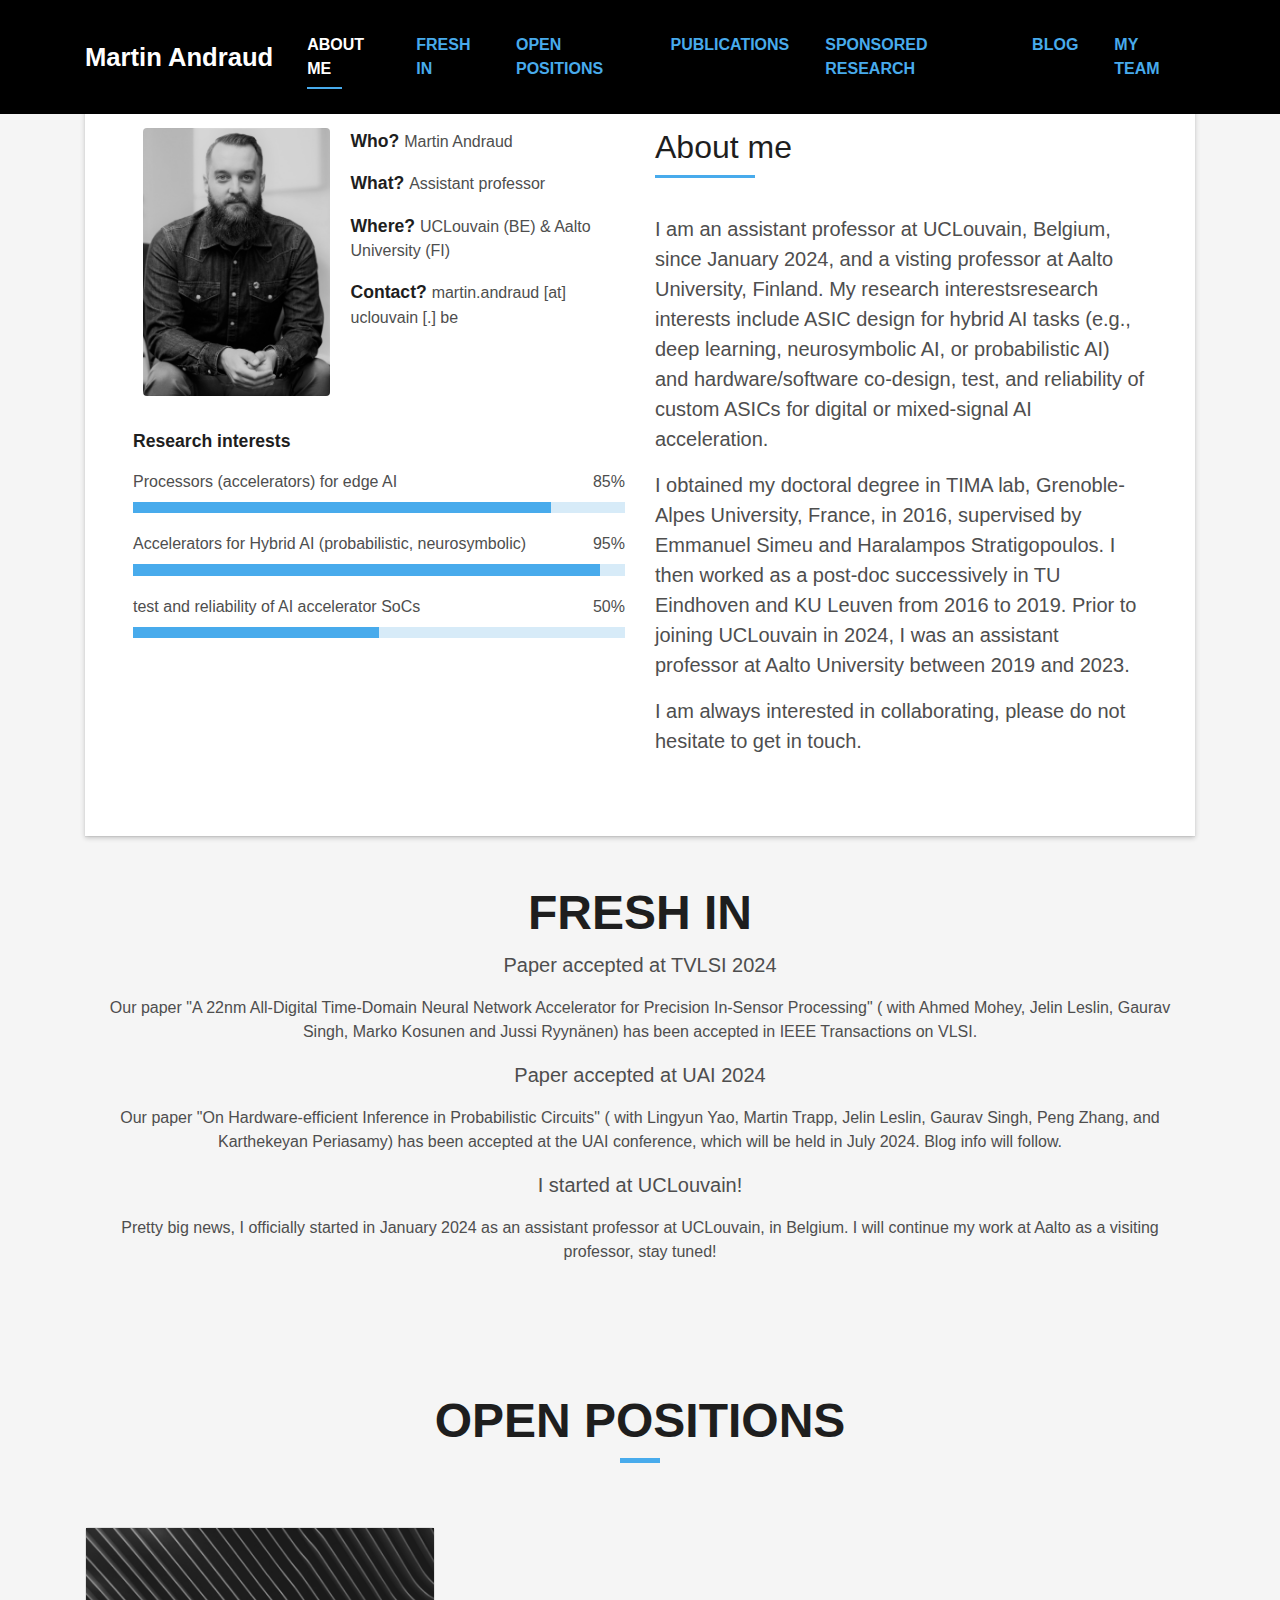
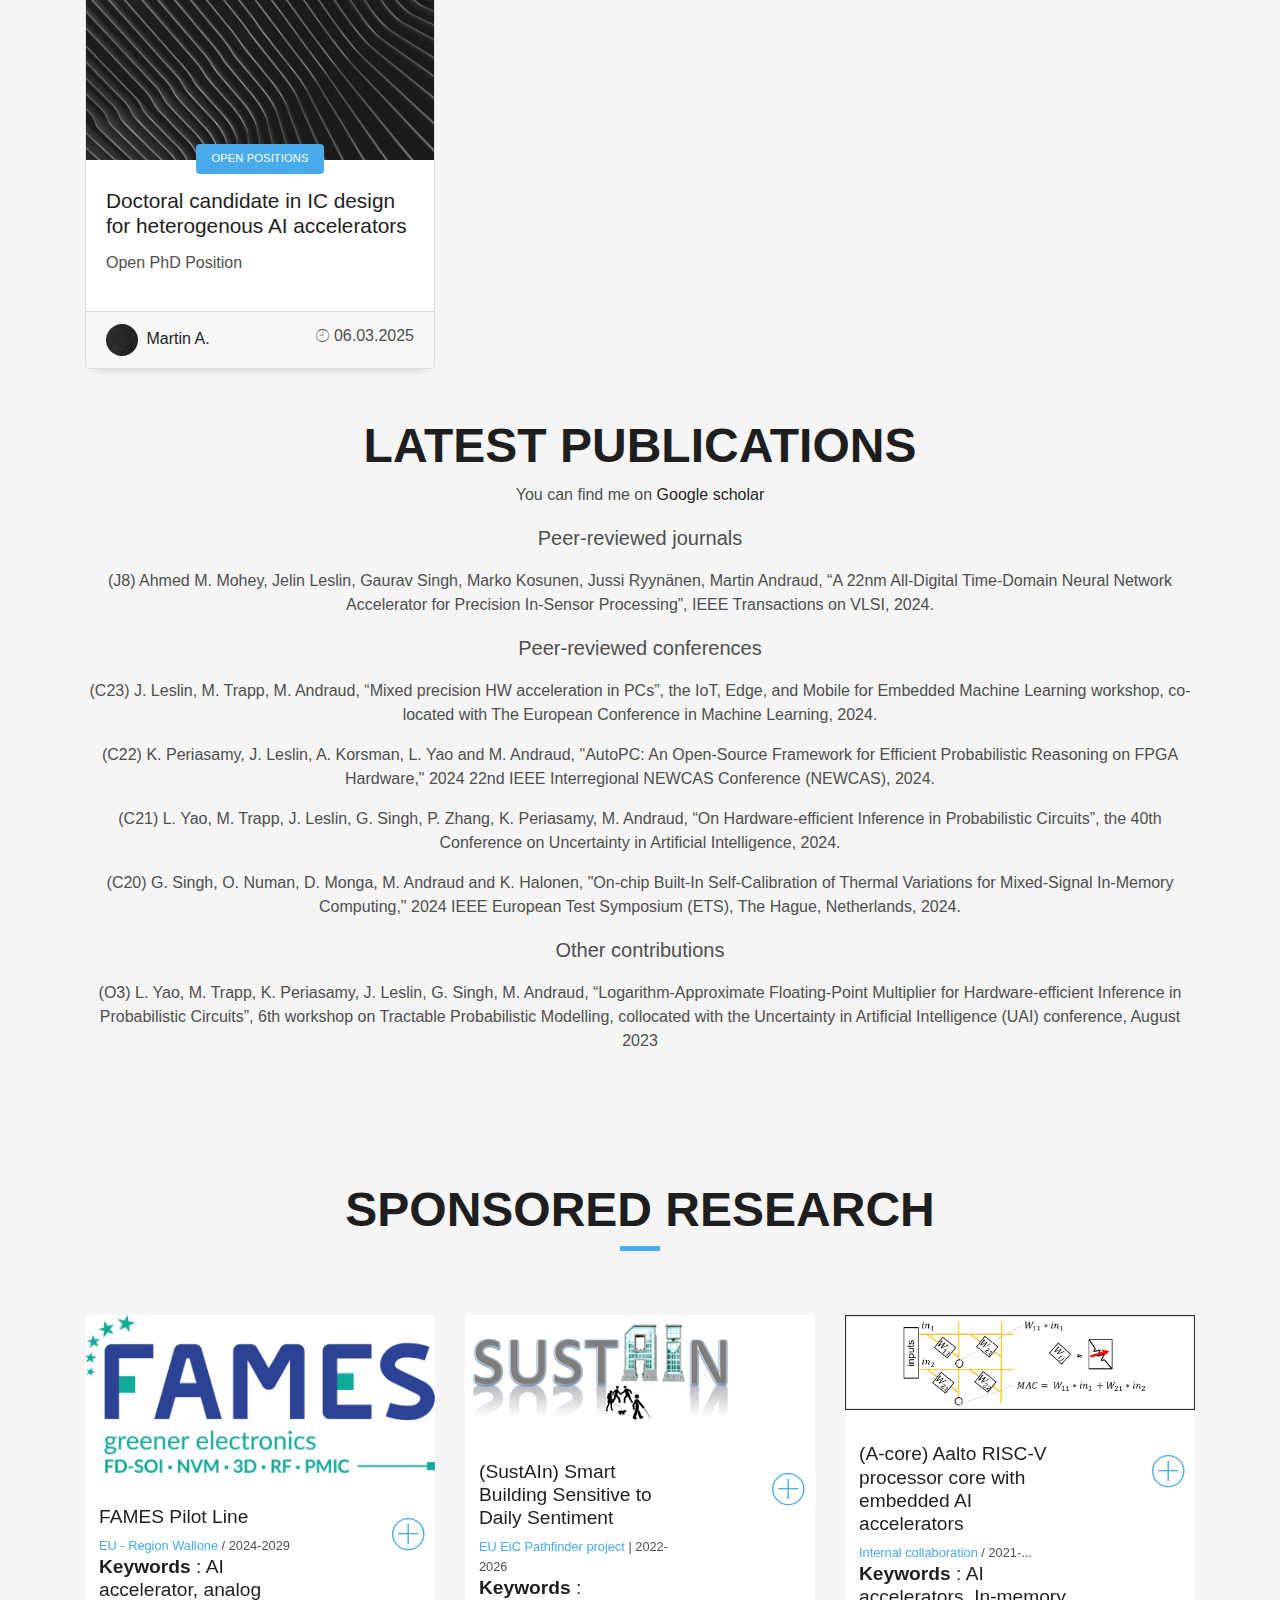
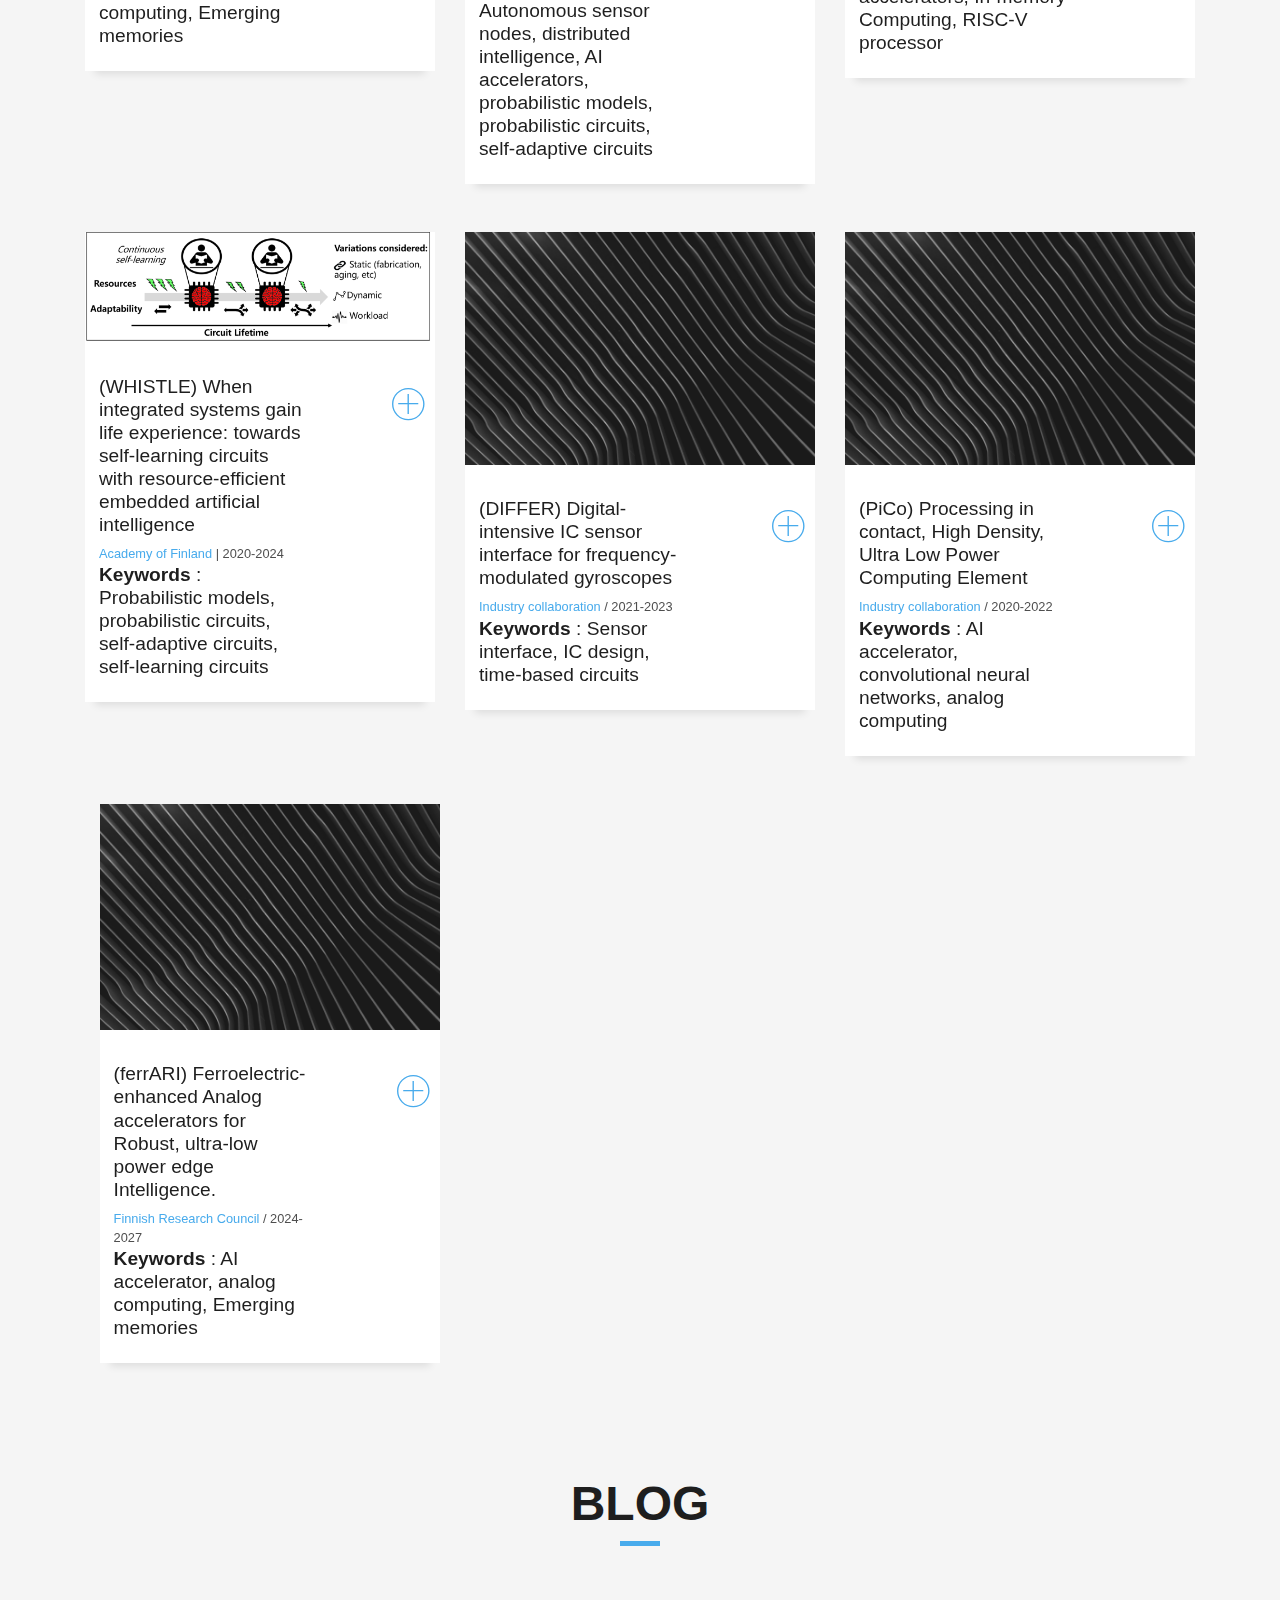
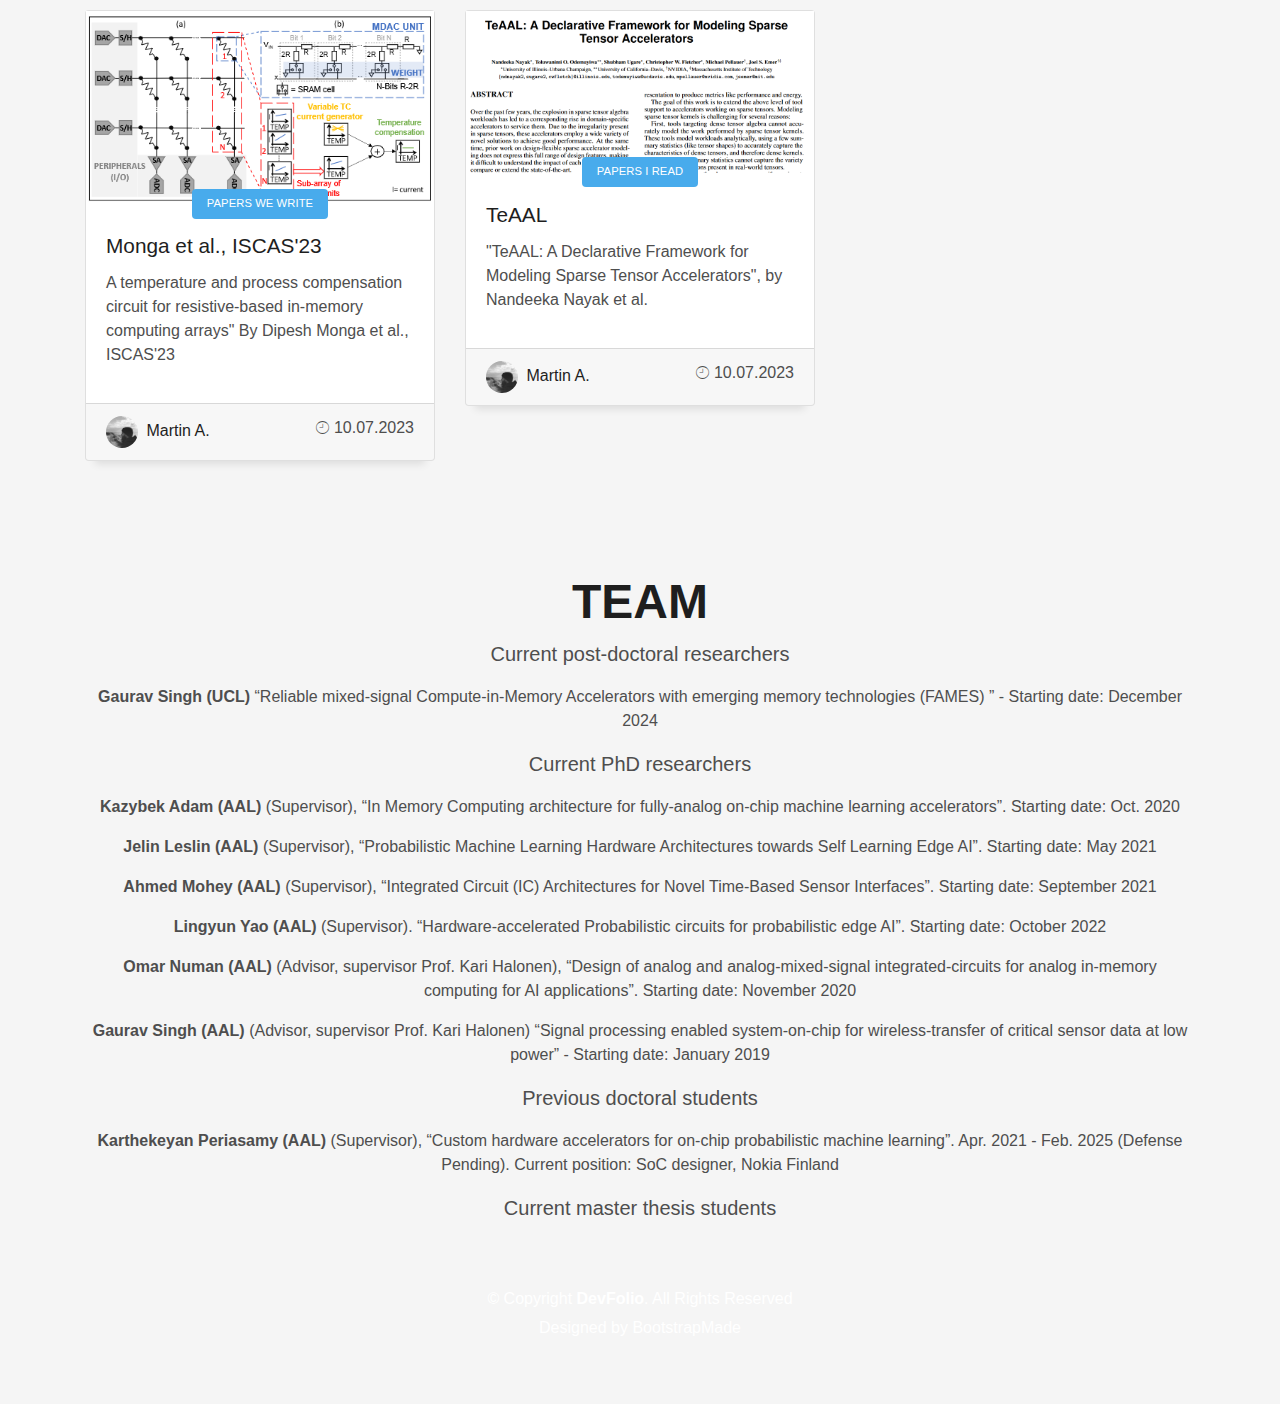
<file: index.html>
<!DOCTYPE html>
<html lang="en">
<head>
  <meta charset="utf-8">
  <title>Martin Andraud's webpage </title>
  <meta content="width=device-width, initial-scale=1.0" name="viewport">
  <meta content="" name="keywords">
  <meta content="" name="description">

  <!-- Favicons -->
  <link href="img/favicon.png" rel="icon">
  <link href="img/apple-touch-icon.png" rel="apple-touch-icon">

  <!-- Bootstrap CSS File -->
  <link href="lib/bootstrap/css/bootstrap.min.css" rel="stylesheet">

  <!-- Libraries CSS Files -->
  <link href="lib/font-awesome/css/font-awesome.min.css" rel="stylesheet">
  <link href="lib/animate/animate.min.css" rel="stylesheet">
  <link href="lib/ionicons/css/ionicons.min.css" rel="stylesheet">
  <link href="lib/owlcarousel/assets/owl.carousel.min.css" rel="stylesheet">
  <link href="lib/lightbox/css/lightbox.min.css" rel="stylesheet">

  <!-- Main Stylesheet File -->
  <link href="css/style-sky-blue.css" rel="stylesheet">

  <!-- =======================================================
    Theme Name: DevFolio
    Theme URL: https://bootstrapmade.com/devfolio-bootstrap-portfolio-html-template/
    Author: BootstrapMade.com
    License: https://bootstrapmade.com/license/
  ======================================================= -->
</head>

<body id="page-top">

  <!--/ Nav Star /-->
  <nav class="navbar navbar-b navbar-trans navbar-expand-md fixed-top" id="mainNav">
    <div class="container">
      <a class="navbar-brand js-scroll" href="#page-top">Martin Andraud</a>
      <button class="navbar-toggler collapsed" type="button" data-toggle="collapse" data-target="#navbarDefault"
        aria-controls="navbarDefault" aria-expanded="false" aria-label="Toggle navigation">
        <span></span>
        <span></span>
        <span></span>
      </button>
      <div class="navbar-collapse collapse justify-content-end" id="navbarDefault">
        <ul class="navbar-nav">
		  <li class="nav-item">
            <a class="nav-link js-scroll" href="#about">About me</a>
          </li>
		    <li class="nav-item">
            <a class="nav-link js-scroll" href="#news">Fresh In</a>
          </li>
          <li class="nav-item">
            <a class="nav-link js-scroll" href="#pos">Open Positions</a>
          </li>
          <li class="nav-item">
            <a class="nav-link js-scroll" href="#service">Publications</a>
          </li>
          <li class="nav-item">
            <a class="nav-link js-scroll" href="#work">Sponsored research</a>
          </li>
          <li class="nav-item">
            <a class="nav-link js-scroll" href="#blog">Blog</a>
          </li>
          <li class="nav-item">
            <a class="nav-link js-scroll" href="#group">My Team</a>
          </li>
        </ul>
      </div>
    </div>
  </nav>
  <!--/ Nav End /-->



  <section id="about" class="about-mf sect-pt4 route">
    <div class="container">
      <div class="row">
        <div class="col-sm-12">
          <div class="box-shadow-full">
            <div class="row">
              <div class="col-md-6">
                <div class="row">
                  <div class="col-sm-6 col-md-5">
                    <div class="about-img">
                      <img src="img/Profile.jpg" class="img-fluid rounded b-shadow-a" alt="">
                    </div>
                  </div>
                  <div class="col-sm-6 col-md-7">
                    <div class="about-info">
                      <p><span class="title-s">Who? </span> <span>Martin Andraud</span></p>
                      <p><span class="title-s">What? </span> <span>Assistant professor</span></p>
					  <p><span class="title-s">Where? </span> <span>UCLouvain (BE) & Aalto University (FI)</span></p>
                      <p><span class="title-s">Contact? </span> <span>martin.andraud [at] uclouvain [.] be</span></p>
                  
                    </div>
                  </div>
                </div>
                <div class="skill-mf">
                  <p class="title-s">Research interests</p>
                  <span> Processors (accelerators) for edge AI </span> <span class="pull-right">85%</span>
                  <div class="progress">
                    <div class="progress-bar" role="progressbar" style="width: 85%;" aria-valuenow="85" aria-valuemin="0"
                      aria-valuemax="100"></div>
                  </div>
                  <span> Accelerators for Hybrid AI (probabilistic, neurosymbolic)  </span> <span class="pull-right">95%</span>
                  <div class="progress">
                    <div class="progress-bar" role="progressbar" style="width: 95%" aria-valuenow="95" aria-valuemin="0"
                      aria-valuemax="100"></div>
                  </div>
                  <span> test and reliability of AI accelerator SoCs </span> <span class="pull-right">50%</span>
                  <div class="progress">
                    <div class="progress-bar" role="progressbar" style="width: 50%" aria-valuenow="50" aria-valuemin="0"
                      aria-valuemax="100"></div>
                  </div>
                </div>
              </div>
              <div class="col-md-6">
                <div class="about-me pt-4 pt-md-0">
                  <div class="title-box-2">
                    <h5 class="title-left">
                      About me
                    </h5>
                  </div>
                  <p class="lead">
					I am an assistant professor at UCLouvain, Belgium, since January 2024, and a visting professor at Aalto University, Finland. My research interestsresearch interests 
          include ASIC design for hybrid AI tasks (e.g., deep learning, neurosymbolic AI, or probabilistic AI) and hardware/software co-design, 
          test, and reliability of custom ASICs for digital or mixed-signal AI acceleration. 
                  </p>
                  <p class="lead">
                    I obtained my doctoral degree in TIMA lab, Grenoble-Alpes University, France, in 2016, supervised by 
					Emmanuel Simeu and Haralampos Stratigopoulos. I then worked as a post-doc successively in TU Eindhoven
					and KU Leuven from 2016 to 2019. Prior to joining UCLouvain in 2024, I was an assistant professor at Aalto University between 2019 and 2023. 
                  </p>
                  <p class="lead">
                    I am always interested in collaborating, please do not hesitate to get in touch. 
                  </p>
                </div>
              </div>
            </div>
          </div>
        </div>
      </div>
    </div>
  </section>
  
    <!--/ Section Services Star /-->
  <section id="news" class="services-mf route">
    <div class="container">
      <div class="row">
        <div class="col-sm-12">
          <div class="title-box text-center">
            <h3 class="title-a">
              Fresh In
            </h3>

            <p class="lead">
              <b> Paper accepted at TVLSI 2024 </b> </p>
			  
			<p class="subtitle-a">
				Our paper "A 22nm All-Digital Time-Domain Neural Network Accelerator for Precision In-Sensor Processing" ( with Ahmed Mohey, Jelin Leslin, Gaurav Singh, Marko Kosunen and Jussi Ryynänen) has been accepted 
      in IEEE Transactions on VLSI. </p>

            <p class="lead">
              <b> Paper accepted at UAI 2024 </b> </p>
			  
			<p class="subtitle-a">
				Our paper "On Hardware-efficient Inference in Probabilistic Circuits" ( with Lingyun Yao, Martin Trapp, Jelin Leslin, Gaurav Singh, Peng Zhang, and Karthekeyan Periasamy) has been accepted 
      at the UAI conference, which will be held in July 2024. Blog info will follow. </p>

            <p class="lead">
              <b> I started at UCLouvain! </b> </p>
			  
			<p class="subtitle-a">
				Pretty big news, I officially started in January 2024 as an assistant professor at UCLouvain, in Belgium. I will continue my work at Aalto as a visiting professor, stay tuned! 
            </p>
		
			
				  


  </section>

   <!--/ Section Blog Star /-->
   <section id="pos" class="blog-mf sect-pt4 route">
    <div class="container">
      <div class="row">
        <div class="col-sm-12">
          <div class="title-box text-center">
            <h3 class="title-a">
              Open Positions
            </h3>
             <div class="line-mf"></div>
          </div>
        </div>
      </div>
      <div class="row">

    <div class="col-md-4">    
      <div class="card card-blog">
          <div class="card-img">
            <a href="Open-Positions.html"><img src="img/bg.jpg" alt="" class="img-fluid"></a>
          </div>
          <div class="card-body">
            <div class="card-category-box">
              <div class="card-category">
                <h6 class="category">Open Positions</h6>
              </div>
            </div>
            <h3 class="card-title"><a href="Open-Positions.html"> Doctoral candidate in IC design for heterogenous AI accelerators </a></h3>
            <p class="card-description">
            Open PhD Position 
            </p>
          </div>
          <div class="card-footer">
            <div class="post-author">
              <a href="#PhD1">
                <img src="img/bg.jpg" alt="" class="avatar rounded-circle">
                <span class="author">Martin A.</span>
              </a>
            </div>
            <div class="post-date">
              <span class="ion-ios-clock-outline"></span> 06.03.2025
            </div>
          </div>
      </div>
  </div>

		
		
    </div>
  </section>
  <!--/ Section Blog End /-->


  <!--/ Section Services Star /-->
  <section id="service" class="services-mf route">
    <div class="container">
      <div class="row">
        <div class="col-sm-12">
          <div class="title-box text-center">
            <h3 class="title-a">
              Latest publications
            </h3>
				<p class="subtitle-a">
              You can find me on <a href="https://scholar.google.fr/citations?hl=fi&pli=1&user=Qx2pWlwAAAAJ" target="_blank"> Google scholar </a>
            </p>
			
            <p class="lead">
              <b> Peer-reviewed journals </b> </p>

              <p class="subtitle-a">
                (J8)  Ahmed M. Mohey, Jelin Leslin, Gaurav Singh, Marko Kosunen, Jussi Ryynänen, Martin Andraud, “A 22nm All-Digital Time-Domain Neural Network Accelerator for Precision In-Sensor Processing”, IEEE Transactions on VLSI, 2024. 
              </p>	
                 
		
			<p class="lead">
              <b> Peer-reviewed conferences </b>
            </p>

            <p class="subtitle-a">
              (C23) J. Leslin, M. Trapp, M. Andraud, “Mixed precision HW acceleration in PCs”, the IoT, Edge, and Mobile for Embedded Machine Learning workshop, co-located with The European Conference in Machine Learning, 2024. 
            </p>

            <p class="subtitle-a">
              (C22) K. Periasamy, J. Leslin, A. Korsman, L. Yao and M. Andraud, "AutoPC: An Open-Source Framework for Efficient Probabilistic Reasoning on FPGA Hardware," 2024 22nd IEEE Interregional NEWCAS Conference (NEWCAS), 2024. 
            </p>

            <p class="subtitle-a">
              (C21) L. Yao, M. Trapp, J. Leslin, G. Singh, P. Zhang, K. Periasamy, M. Andraud, “On Hardware-efficient Inference in Probabilistic Circuits”, the 40th Conference on Uncertainty in Artificial Intelligence, 2024. 
            </p>

            <p class="subtitle-a">
              (C20)  G. Singh, O. Numan, D. Monga, M. Andraud and K. Halonen, "On-chip Built-In Self-Calibration of Thermal Variations for Mixed-Signal In-Memory Computing," 2024 IEEE European Test Symposium (ETS), The Hague, Netherlands, 2024. 
            </p>

			<p class="lead">
              <b> Other contributions </b>
            </p>
			
			                  </p>				
				<p class="subtitle-a">
					(O3) L. Yao, M. Trapp, K. Periasamy, J. Leslin, G. Singh, M. Andraud, “Logarithm-Approximate Floating-Point Multiplier for Hardware-efficient Inference in Probabilistic Circuits”, 6th workshop on Tractable Probabilistic Modelling, collocated with the Uncertainty in Artificial Intelligence (UAI) conference, August 2023
                  </p>	
			
			
			
			

  </section>

				  
              <!--/<div class="line-mf"></div>
          </div>
        </div>
      </div>
      <div class="row">
        <div class="col-md-4">
          <div class="service-box">
            <div class="service-ico">
              <span class="ico-circle"><i class="ion-monitor"></i></span>
            </div>
            <div class="service-content">
              <h2 class="s-title">Web Design</h2>
              <p class="s-description text-center">
                Lorem ipsum dolor sit amet consectetur adipisicing elit. Magni adipisci eaque autem fugiat! Quia,
                provident vitae! Magni
                tempora perferendis eum non provident.
              </p>
            </div>
          </div>
        </div>
        <div class="col-md-4">
          <div class="service-box">
            <div class="service-ico">
              <span class="ico-circle"><i class="ion-code-working"></i></span>
            </div>
            <div class="service-content">
              <h2 class="s-title">Web Development</h2>
              <p class="s-description text-center">
                Lorem ipsum dolor sit amet consectetur adipisicing elit. Magni adipisci eaque autem fugiat! Quia,
                provident vitae! Magni
                tempora perferendis eum non provident.
              </p>
            </div>
          </div>
        </div>
        <div class="col-md-4">
          <div class="service-box">
            <div class="service-ico">
              <span class="ico-circle"><i class="ion-camera"></i></span>
            </div>
            <div class="service-content">
              <h2 class="s-title">Photography</h2>
              <p class="s-description text-center">
                Lorem ipsum dolor sit amet consectetur adipisicing elit. Magni adipisci eaque autem fugiat! Quia,
                provident vitae! Magni
                tempora perferendis eum non provident.
              </p>
            </div>
          </div>
        </div>
        <div class="col-md-4">
          <div class="service-box">
            <div class="service-ico">
              <span class="ico-circle"><i class="ion-android-phone-portrait"></i></span>
            </div>
            <div class="service-content">
              <h2 class="s-title">Responsive Design</h2>
              <p class="s-description text-center">
                Lorem ipsum dolor sit amet consectetur adipisicing elit. Magni adipisci eaque autem fugiat! Quia,
                provident vitae! Magni
                tempora perferendis eum non provident.
              </p>
            </div>
          </div>
        </div>
        <div class="col-md-4">
          <div class="service-box">
            <div class="service-ico">
              <span class="ico-circle"><i class="ion-paintbrush"></i></span>
            </div>
            <div class="service-content">
              <h2 class="s-title">Graphic Design</h2>
              <p class="s-description text-center">
                Lorem ipsum dolor sit amet consectetur adipisicing elit. Magni adipisci eaque autem fugiat! Quia,
                provident vitae! Magni
                tempora perferendis eum non provident.
              </p>
            </div>
          </div>
        </div>
        <div class="col-md-4">
          <div class="service-box">
            <div class="service-ico">
              <span class="ico-circle"><i class="ion-stats-bars"></i></span>
            </div>
            <div class="service-content">
              <h2 class="s-title">Marketing Services</h2>
              <p class="s-description text-center">
                Lorem ipsum dolor sit amet consectetur adipisicing elit. Magni adipisci eaque autem fugiat! Quia,
                provident vitae! Magni
                tempora perferendis eum non provident.
              </p>
            </div>
          </div>
        </div>
      </div>
    </div>/-->

  <!--/ Section Services End /--> 

  <!--/<div class="section-counter paralax-mf bg-image" style="background-image: url(img/counters-bg.jpg)">
    <div class="overlay-mf"></div>
    <div class="container">
      <div class="row">
        <div class="col-sm-3 col-lg-3">
          <div class="counter-box">
            <div class="counter-ico">
              <span class="ico-circle"><i class="ion-checkmark-round"></i></span>
            </div>
            <div class="counter-num">
              <p class="counter">450</p>
              <span class="counter-text">WORKS COMPLETED</span>
            </div>
          </div>
        </div>
        <div class="col-sm-3 col-lg-3">
          <div class="counter-box pt-4 pt-md-0">
            <div class="counter-ico">
              <span class="ico-circle"><i class="ion-ios-calendar-outline"></i></span>
            </div>
            <div class="counter-num">
              <p class="counter">15</p>
              <span class="counter-text">YEARS OF EXPERIENCE</span>
            </div>
          </div>
        </div>
        <div class="col-sm-3 col-lg-3">
          <div class="counter-box pt-4 pt-md-0">
            <div class="counter-ico">
              <span class="ico-circle"><i class="ion-ios-people"></i></span>
            </div>
            <div class="counter-num">
              <p class="counter">550</p>
              <span class="counter-text">TOTAL CLIENTS</span>
            </div>
          </div>
        </div>
        <div class="col-sm-3 col-lg-3">
          <div class="counter-box pt-4 pt-md-0">
            <div class="counter-ico">
              <span class="ico-circle"><i class="ion-ribbon-a"></i></span>
            </div>
            <div class="counter-num">
              <p class="counter">36</p>
              <span class="counter-text">AWARD WON</span>
            </div>
          </div>
        </div>
      </div>
    </div>
  </div>/-->
  
 

  <!--/ Section Portfolio Star /-->
  <section id="work" class="portfolio-mf sect-pt4 route">
    <div class="container">
      <div class="row">
        <div class="col-sm-12">
          <div class="title-box text-center">
            <h3 class="title-a">
              Sponsored research
            </h3>
			
			<div class="line-mf"></div>
          </div>
        </div>
      </div>
      <div class="row">

        <div class="col-md-4">
          <div class="work-box">
            <a href="img/bg.jpg" data-lightbox="gallery-mf">
              <div class="work-img">
                <img src="img/FAMES.jpg" alt="" class="img-fluid">
              </div>
              <div class="work-content">
                <div class="row">
                  <div class="col-sm-8">
                    <h2 class="w-title"> FAMES Pilot Line </h2>
                    <div class="w-more">
                      <span class="w-ctegory"> EU - Region Wallone </span> / <span class="w-date">2024-2029</span>
            <h2 class="w-title"> <b> Keywords </b>: AI accelerator, analog computing, Emerging memories </h2>
                    </div>
                  </div>
                  <div class="col-sm-4">
                    <div class="w-like">
                      <span class="ion-ios-plus-outline"></span>
                    </div>
                  </div>
                </div>
              </div>
            </a>
          </div>
        </div>

        <div class="col-md-4">
          <div class="work-box">
            <a href="Sustain.png" data-lightbox="gallery-mf">
              <div class="work-img">
                <img src="img/Sustain_logo.png" alt="" class="img-fluid">
              </div>
              <div class="work-content">
                <div class="row">
                  <div class="col-sm-8">
                    <h2 class="w-title"> (SustAIn) Smart Building Sensitive to Daily Sentiment </h2>
                    <div class="w-more">
                      <span class="w-ctegory">EU EiC Pathfinder project </span> | <span class="w-date"> 2022-2026 </span>
					  <h2 class="w-title"> <b> Keywords </b>: Autonomous sensor nodes, distributed intelligence, AI accelerators, probabilistic models, probabilistic circuits, self-adaptive circuits </h2>
                    </div>
                  </div>
                  <div class="col-sm-4">
                    <div class="w-like">
                      <span class="ion-ios-plus-outline"></span>
                    </div>
                  </div>
                </div>
              </div>
            </a>
          </div>
        </div>
		<div class="col-md-4">
          <div class="work-box">
            <a href="img/Acore_logo.png" data-lightbox="gallery-mf">
              <div class="work-img">
                <img src="img/Acore_logo.png" alt="" class="img-fluid">
              </div>
              <div class="work-content">
                <div class="row">
                  <div class="col-sm-8">
                    <h2 class="w-title"> (A-core) Aalto RISC-V processor core with embedded AI accelerators </h2>
                    <div class="w-more">
                      <span class="w-ctegory">Internal collaboration </span> / <span class="w-date">2021-...</span>
					  <h2 class="w-title"> <b> Keywords </b>: AI accelerators, In-memory Computing, RISC-V processor </h2>
                    </div>
                  </div>
                  <div class="col-sm-4">
                    <div class="w-like">
                      <span class="ion-ios-plus-outline"></span>
                    </div>
                  </div>
                </div>
              </div>
            </a>
          </div>
        </div>
        <div class="col-md-4">
          <div class="work-box">
            <a href="img/Whistle_logo.png" data-lightbox="gallery-mf">
              <div class="work-img">
                <img src="img/Whistle_logo.png" alt="" class="img-fluid">
              </div>
              <div class="work-content">
                <div class="row">
                  <div class="col-sm-8">
                    <h2 class="w-title"> (WHISTLE) When integrated systems gain life experience: towards self-learning circuits with resource-efficient embedded artificial intelligence </h2>
                    <div class="w-more">
                      <span class="w-ctegory"> Academy of Finland </span> | <span class="w-date">2020-2024</span>
					  <h2 class="w-title"> <b> Keywords </b>: Probabilistic models, probabilistic circuits, self-adaptive circuits, self-learning circuits </h2>
                    </div>
                  </div>
                  <div class="col-sm-4">
                    <div class="w-like">
                      <span class="ion-ios-plus-outline"></span>
                    </div>
                  </div>
                </div>
              </div>
            </a>
          </div>
        </div>
        <div class="col-md-4">
          <div class="work-box">
            <a href="img/bg.jpg" data-lightbox="gallery-mf">
              <div class="work-img">
                <img src="img/bg.jpg" alt="" class="img-fluid">
              </div>
              <div class="work-content">
                <div class="row">
                  <div class="col-sm-8">
                    <h2 class="w-title"> (DIFFER) Digital-intensive IC sensor interface for frequency-modulated gyroscopes </h2>
                    <div class="w-more">
                      <span class="w-ctegory"> Industry collaboration </span> / <span class="w-date">2021-2023</span>
					  <h2 class="w-title"> <b> Keywords </b>: Sensor interface, IC design, time-based circuits </h2>
                    </div>
                  </div>
                  <div class="col-sm-4">
                    <div class="w-like">
                      <span class="ion-ios-plus-outline"></span>
                    </div>
                  </div>
                </div>
              </div>
            </a>
          </div>
        </div>
		<div class="col-md-4">
          <div class="work-box">
            <a href="img/bg.jpg" data-lightbox="gallery-mf">
              <div class="work-img">
                <img src="img/bg.jpg" alt="" class="img-fluid">
              </div>
              <div class="work-content">
                <div class="row">
                  <div class="col-sm-8">
                    <h2 class="w-title"> (PiCo) Processing in contact, High Density, Ultra Low Power Computing Element </h2>
                    <div class="w-more">
                      <span class="w-ctegory"> Industry collaboration </span> / <span class="w-date">2020-2022</span>
					  <h2 class="w-title"> <b> Keywords </b>: AI accelerator, convolutional neural networks, analog computing </h2>
                    </div>
                  </div>
                  <div class="col-sm-4">
                    <div class="w-like">
                      <span class="ion-ios-plus-outline"></span>
                    </div>
                  </div>
                </div>
              </div>
            </a>
          </div>
        </div>
		
		</div>

    <div class="col-md-4">
      <div class="work-box">
        <a href="img/bg.jpg" data-lightbox="gallery-mf">
          <div class="work-img">
            <img src="img/bg.jpg" alt="" class="img-fluid">
          </div>
          <div class="work-content">
            <div class="row">
              <div class="col-sm-8">
                <h2 class="w-title"> (ferrARI) Ferroelectric-enhanced Analog accelerators for Robust, ultra-low power edge Intelligence.</h2>
                <div class="w-more">
                  <span class="w-ctegory"> Finnish Research Council </span> / <span class="w-date">2024-2027</span>
        <h2 class="w-title"> <b> Keywords </b>: AI accelerator, analog computing, Emerging memories </h2>
                </div>
              </div>
              <div class="col-sm-4">
                <div class="w-like">
                  <span class="ion-ios-plus-outline"></span>
                </div>
              </div>
            </div>
          </div>
        </a>
      </div>
    </div>

</div>
		
		</div>

	</section>		
			
			
			
			
			
			
			
             <!--/<div class="line-mf"></div>
          </div>
        </div>
      </div>
      <div class="row">
        <div class="col-md-4">
          <div class="work-box">
            <a href="img/work-1.jpg" data-lightbox="gallery-mf">
              <div class="work-img">
                <img src="img/work-1.jpg" alt="" class="img-fluid">
              </div>
              <div class="work-content">
                <div class="row">
                  <div class="col-sm-8">
                    <h2 class="w-title">Lorem impsum dolor</h2>
                    <div class="w-more">
                      <span class="w-ctegory">Web Design</span> / <span class="w-date">18 Sep. 2018</span>
                    </div>
                  </div>
                  <div class="col-sm-4">
                    <div class="w-like">
                      <span class="ion-ios-plus-outline"></span>
                    </div>
                  </div>
                </div>
              </div>
            </a>
          </div>
        </div>
        <div class="col-md-4">
          <div class="work-box">
            <a href="img/work-2.jpg" data-lightbox="gallery-mf">
              <div class="work-img">
                <img src="img/work-2.jpg" alt="" class="img-fluid">
              </div>
              <div class="work-content">
                <div class="row">
                  <div class="col-sm-8">
                    <h2 class="w-title">Loreda Cuno Nere</h2>
                    <div class="w-more">
                      <span class="w-ctegory">Web Design</span> / <span class="w-date">18 Sep. 2018</span>
                    </div>
                  </div>
                  <div class="col-sm-4">
                    <div class="w-like">
                      <span class="ion-ios-plus-outline"></span>
                    </div>
                  </div>
                </div>
              </div>
            </a>
          </div>
        </div>
        <div class="col-md-4">
          <div class="work-box">
            <a href="img/work-3.jpg" data-lightbox="gallery-mf">
              <div class="work-img">
                <img src="img/work-3.jpg" alt="" class="img-fluid">
              </div>
              <div class="work-content">
                <div class="row">
                  <div class="col-sm-8">
                    <h2 class="w-title">Mavrito Lana Dere</h2>
                    <div class="w-more">
                      <span class="w-ctegory">Web Design</span> / <span class="w-date">18 Sep. 2018</span>
                    </div>
                  </div>
                  <div class="col-sm-4">
                    <div class="w-like">
                      <span class="ion-ios-plus-outline"></span>
                    </div>
                  </div>
                </div>
              </div>
            </a>
          </div>
        </div>
        <div class="col-md-4">
          <div class="work-box">
            <a href="img/work-4.jpg" data-lightbox="gallery-mf">
              <div class="work-img">
                <img src="img/work-4.jpg" alt="" class="img-fluid">
              </div>
              <div class="work-content">
                <div class="row">
                  <div class="col-sm-8">
                    <h2 class="w-title">Bindo Laro Cado</h2>
                    <div class="w-more">
                      <span class="w-ctegory">Web Design</span> / <span class="w-date">18 Sep. 2018</span>
                    </div>
                  </div>
                  <div class="col-sm-4">
                    <div class="w-like">
                      <span class="ion-ios-plus-outline"></span>
                    </div>
                  </div>
                </div>
              </div>
            </a>
          </div>
        </div>
        <div class="col-md-4">
          <div class="work-box">
            <a href="img/work-5.jpg" data-lightbox="gallery-mf">
              <div class="work-img">
                <img src="img/work-5.jpg" alt="" class="img-fluid">
              </div>
              <div class="work-content">
                <div class="row">
                  <div class="col-sm-8">
                    <h2 class="w-title">Studio Lena Mado</h2>
                    <div class="w-more">
                      <span class="w-ctegory">Web Design</span> / <span class="w-date">18 Sep. 2018</span>
                    </div>
                  </div>
                  <div class="col-sm-4">
                    <div class="w-like">
                      <span class="ion-ios-plus-outline"></span>
                    </div>
                  </div>
                </div>
              </div>
            </a>
          </div>
        </div>
        <div class="col-md-4">
          <div class="work-box">
            <a href="img/work-6.jpg" data-lightbox="gallery-mf">
              <div class="work-img">
                <img src="img/work-6.jpg" alt="" class="img-fluid">
              </div>
              <div class="work-content">
                <div class="row">
                  <div class="col-sm-8">
                    <h2 class="w-title">Studio Big Bang</h2>
                    <div class="w-more">
                      <span class="w-ctegory">Web Design</span> / <span class="w-date">18 Sep. 2017</span>
                    </div>
                  </div>
                  <div class="col-sm-4">
                    <div class="w-like">
                      <span class="ion-ios-plus-outline"></span>
                    </div>
                  </div>
                </div>
              </div>
            </a>
          </div>
        </div>
        
      </div>
    </div>/-->
  
  <!--/ Section Portfolio End /-->



  <!--/ Section Testimonials Star /-->
  <!--/<div class="testimonials paralax-mf bg-image" style="background-image: url(img/overlay-bg.jpg)">
    <div class="overlay-mf"></div>
    <div class="container">
      <div class="row">
        <div class="col-md-12">
          <div id="testimonial-mf" class="owl-carousel owl-theme">
            <div class="testimonial-box">
              <div class="author-test">
                <img src="img/testimonial-2.jpg" alt="" class="rounded-circle b-shadow-a">
                <span class="author">Xavi Alonso</span>
              </div>
              <div class="content-test">
                <p class="description lead">
                  Curabitur arcu erat, accumsan id imperdiet et, porttitor at sem. Lorem ipsum dolor sit amet,
                  consectetur adipiscing elit.
                </p>
                <span class="comit"><i class="fa fa-quote-right"></i></span>
              </div>
            </div>
            <div class="testimonial-box">
              <div class="author-test">
                <img src="img/testimonial-4.jpg" alt="" class="rounded-circle b-shadow-a">
                <span class="author">Marta Socrate</span>
              </div>
              <div class="content-test">
                <p class="description lead">
                  Curabitur arcu erat, accumsan id imperdiet et, porttitor at sem. Lorem ipsum dolor sit amet,
                  consectetur adipiscing elit.
                </p>
                <span class="comit"><i class="fa fa-quote-right"></i></span>
              </div>
            </div>
          </div>
        </div>
      </div>
    </div>
  </div>
/-->
  <!--/ Section Blog Star /-->
  <section id="blog" class="blog-mf sect-pt4 route">
    <div class="container">
      <div class="row">
        <div class="col-sm-12">
          <div class="title-box text-center">
            <h3 class="title-a">
              Blog
            </h3>
             <div class="line-mf"></div>
          </div>
        </div>
      </div>
      <div class="row">
        <div class="col-md-4">    
        <div class="card card-blog">
            <div class="card-img">
              <a href="blog-single.html"><img src="img/Rsens.png" alt="" class="img-fluid"></a>
            </div>
            <div class="card-body">
              <div class="card-category-box">
                <div class="card-category">
                  <h6 class="category">Papers we write</h6>
                </div>
              </div>
              <h3 class="card-title"><a href="blog-single.html">Monga et al., ISCAS'23</a></h3>
              <p class="card-description">
A temperature and process compensation circuit for resistive-based in-memory computing arrays" By Dipesh Monga et al., ISCAS'23
              </p>
            </div>
            <div class="card-footer">
              <div class="post-author">
                <a href="#TeAAL">
                  <img src="img/pic.jpg" alt="" class="avatar rounded-circle">
                  <span class="author">Martin A.</span>
                </a>
              </div>
              <div class="post-date">
                <span class="ion-ios-clock-outline"></span> 10.07.2023
              </div>
            </div>
        </div>
		</div>
		
		<div class="col-md-4"> 
		 <div class="card card-blog">
            <div class="card-img">
              <a href="blog-single.html"><img src="img/TeAAL.png" alt="" class="img-fluid"></a>
            </div>
            <div class="card-body">
              <div class="card-category-box">
                <div class="card-category">
                  <h6 class="category">Papers I Read</h6>
                </div>
              </div>
              <h3 class="card-title"><a href="blog-single.html">TeAAL</a></h3>
              <p class="card-description">
"TeAAL: A Declarative Framework for Modeling Sparse Tensor Accelerators", by Nandeeka Nayak et al. 
              </p>
            </div>
            <div class="card-footer">
              <div class="post-author">
                <a href="#TeAAL">
                  <img src="img/pic.jpg" alt="" class="avatar rounded-circle">
                  <span class="author">Martin A.</span>
                </a>
              </div>
              <div class="post-date">
                <span class="ion-ios-clock-outline"></span> 10.07.2023
              </div>
            </div>
		</div>
		</div>
		
		
      </div>
    </div>
  </section>
  <!--/ Section Blog End /-->
  
  
   <!--/ Section Blog Star /-->
  <section id="group" class="blog-mf sect-pt4 route">
    <div class="container">
      <div class="row">
        <div class="col-sm-12">
          <div class="title-box text-center">
            <h3 class="title-a">
              Team
            </h3>

            <p class="lead">
              Current post-doctoral researchers 
            </p>

						<p class="subtitle-a">
              <b> Gaurav Singh (UCL) </b>  “Reliable mixed-signal Compute-in-Memory Accelerators with emerging memory technologies (FAMES) ” - Starting date: December 2024
                  </p>

            <p class="lead">
              Current PhD researchers
            </p>
			<p class="subtitle-a">
				<b> Kazybek Adam (AAL) </b> (Supervisor), “In Memory Computing architecture for fully-analog on-chip machine learning accelerators”. Starting date: Oct. 2020 
            </p>
			<p class="subtitle-a">
				<b> Jelin Leslin (AAL) </b> (Supervisor), “Probabilistic Machine Learning Hardware Architectures towards Self Learning Edge AI”. Starting date: May 2021
            </p>
			<p class="subtitle-a">
				<b> Ahmed Mohey (AAL) </b> (Supervisor), “Integrated Circuit (IC) Architectures for Novel Time-Based Sensor Interfaces”. Starting date: September 2021
            </p>
			<p class="subtitle-a">
				<b> Lingyun Yao (AAL) </b> (Supervisor). “Hardware-accelerated Probabilistic circuits for probabilistic edge AI”. Starting date: October 2022
            </p>
						<p class="subtitle-a">
				<b> Omar Numan (AAL) </b> (Advisor, supervisor Prof. Kari Halonen), “Design of analog and analog-mixed-signal integrated-circuits for analog in-memory computing for AI applications”. Starting date: November 2020
            </p>
						<p class="subtitle-a">
				<b> Gaurav Singh (AAL) </b> (Advisor, supervisor Prof. Kari Halonen) “Signal processing enabled system-on-chip for wireless-transfer of critical sensor data at low power” - Starting date: January 2019
            </p>

        <p class="lead">
             Previous doctoral students
            </p>

         <p class="subtitle-a">
              <b> Karthekeyan Periasamy (AAL) </b> (Supervisor), “Custom hardware accelerators for on-chip probabilistic machine learning”. Apr. 2021 - Feb. 2025 (Defense Pending). Current position: SoC designer, Nokia Finland
                  </p>
			
			<p class="lead">
              Current master thesis students
            </p>
			
			 
  </section>
  <!--/ Section Blog End /-->

  <!--/ Section Contact-Footer Star /-->
  <!--/<section class="paralax-mf footer-paralax bg-image sect-mt4 route" style="background-image: url(img/overlay-bg.jpg)">
    <div class="overlay-mf"></div>
    <div class="container">
      <div class="row">
        <div class="col-sm-12">
          <div class="contact-mf">
            <div id="contact" class="box-shadow-full">
              <div class="row">
                <div class="col-md-6">
                  <div class="title-box-2">
                    <h5 class="title-left">
                      Send Message Us
                    </h5>
                  </div>
                  <div>
                      <form action="" method="post" role="form" class="contactForm">
                      <div id="sendmessage">Your message has been sent. Thank you!</div>
                      <div id="errormessage"></div>
                      <div class="row">
                        <div class="col-md-12 mb-3">
                          <div class="form-group">
                            <input type="text" name="name" class="form-control" id="name" placeholder="Your Name" data-rule="minlen:4" data-msg="Please enter at least 4 chars" />
                            <div class="validation"></div>
                          </div>
                        </div>
                        <div class="col-md-12 mb-3">
                          <div class="form-group">
                            <input type="email" class="form-control" name="email" id="email" placeholder="Your Email" data-rule="email" data-msg="Please enter a valid email" />
                            <div class="validation"></div>
                          </div>
                        </div>
                        <div class="col-md-12 mb-3">
                            <div class="form-group">
                              <input type="text" class="form-control" name="subject" id="subject" placeholder="Subject" data-rule="minlen:4" data-msg="Please enter at least 8 chars of subject" />
                              <div class="validation"></div>
                            </div>
                        </div>
                        <div class="col-md-12 mb-3">
                          <div class="form-group">
                            <textarea class="form-control" name="message" rows="5" data-rule="required" data-msg="Please write something for us" placeholder="Message"></textarea>
                            <div class="validation"></div>
                          </div>
                        </div>
                        <div class="col-md-12">
                          <button type="submit" class="button button-a button-big button-rouded">Send Message</button>
                        </div>
                      </div>
                    </form>
                  </div>
                </div>
                <div class="col-md-6">
                  <div class="title-box-2 pt-4 pt-md-0">
                    <h5 class="title-left">
                      Get in Touch
                    </h5>
                  </div>
                  <div class="more-info">
                    <p class="lead">
                      Lorem ipsum dolor sit amet consectetur adipisicing elit. Facilis dolorum dolorem soluta quidem
                      expedita aperiam aliquid at.
                      Totam magni ipsum suscipit amet? Autem nemo esse laboriosam ratione nobis
                      mollitia inventore?
                    </p>
                    <ul class="list-ico">
                      <li><span class="ion-ios-location"></span> 329 WASHINGTON ST BOSTON, MA 02108</li>
                      <li><span class="ion-ios-telephone"></span> (617) 557-0089</li>
                      <li><span class="ion-email"></span> contact@example.com</li>
                    </ul>
                  </div>
                  <div class="socials">
                    <ul>
                      <li><a href=""><span class="ico-circle"><i class="ion-social-facebook"></i></span></a></li>
                      <li><a href=""><span class="ico-circle"><i class="ion-social-instagram"></i></span></a></li>
                      <li><a href=""><span class="ico-circle"><i class="ion-social-twitter"></i></span></a></li>
                      <li><a href=""><span class="ico-circle"><i class="ion-social-pinterest"></i></span></a></li>
                    </ul>
                  </div>
                </div>
              </div>
            </div>
          </div>
        </div>
      </div>
    </div>
	  /-->
    <footer>
      <div class="container">
        <div class="row">
          <div class="col-sm-12">
            <div class="copyright-box">
              <p class="copyright">&copy; Copyright <strong>DevFolio</strong>. All Rights Reserved</p>
              <div class="credits">
                <!--
                  All the links in the footer should remain intact.
                  You can delete the links only if you purchased the pro version.
                  Licensing information: https://bootstrapmade.com/license/
                  Purchase the pro version with working PHP/AJAX contact form: https://bootstrapmade.com/buy/?theme=DevFolio
                -->
                Designed by <a href="https://bootstrapmade.com/">BootstrapMade</a>
              </div>
            </div>
          </div>
        </div>
      </div>
    </footer>
  </section>

  <!--/ Section Contact-footer End /-->

  <a href="#" class="back-to-top"><i class="fa fa-chevron-up"></i></a>
  <div id="preloader"></div>

  <!-- JavaScript Libraries -->
  <script src="lib/jquery/jquery.min.js"></script>
  <script src="lib/jquery/jquery-migrate.min.js"></script>
  <script src="lib/popper/popper.min.js"></script>
  <script src="lib/bootstrap/js/bootstrap.min.js"></script>
  <script src="lib/easing/easing.min.js"></script>
  <script src="lib/counterup/jquery.waypoints.min.js"></script>
  <script src="lib/counterup/jquery.counterup.js"></script>
  <script src="lib/owlcarousel/owl.carousel.min.js"></script>
  <script src="lib/lightbox/js/lightbox.min.js"></script>
  <script src="lib/typed/typed.min.js"></script>
  <!-- Contact Form JavaScript File -->
  <script src="contactform/contactform.js"></script>

  <!-- Template Main Javascript File -->
  <script src="js/main.js"></script>

</body>
</html>
</file>
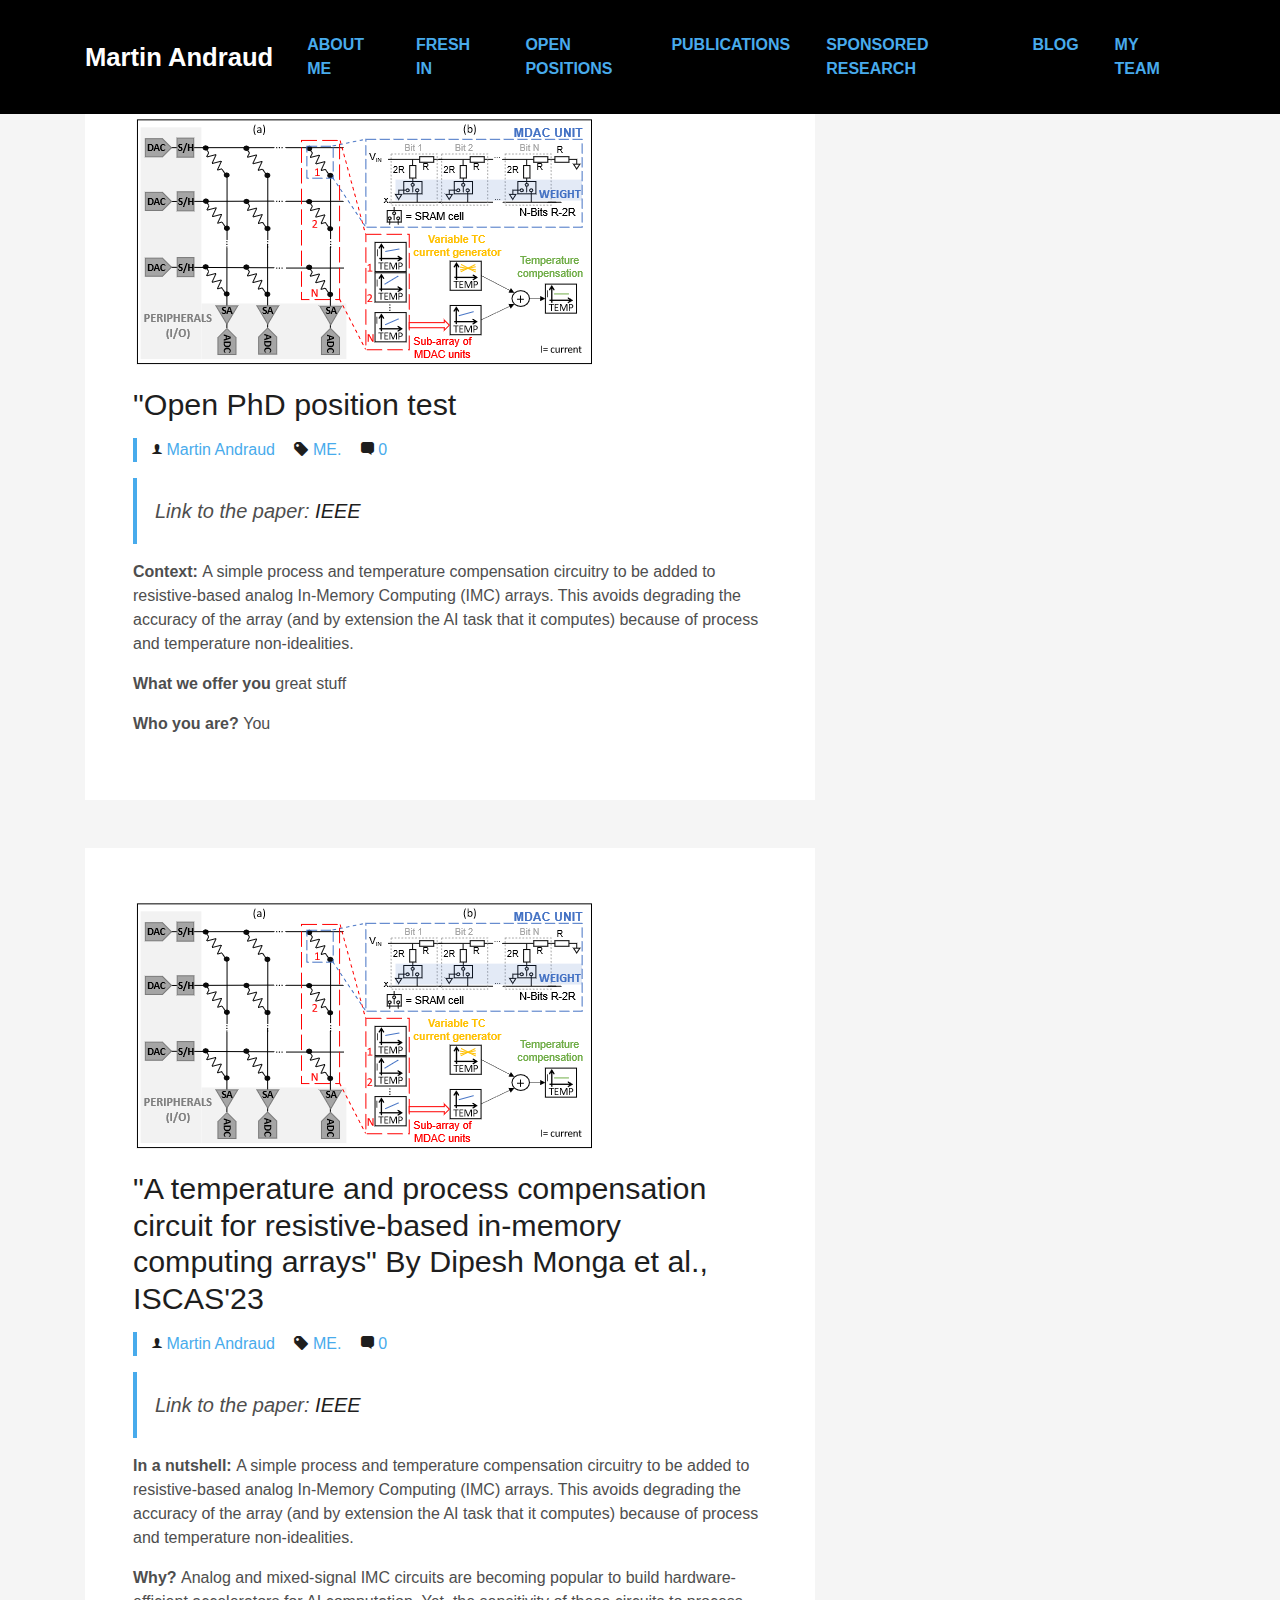
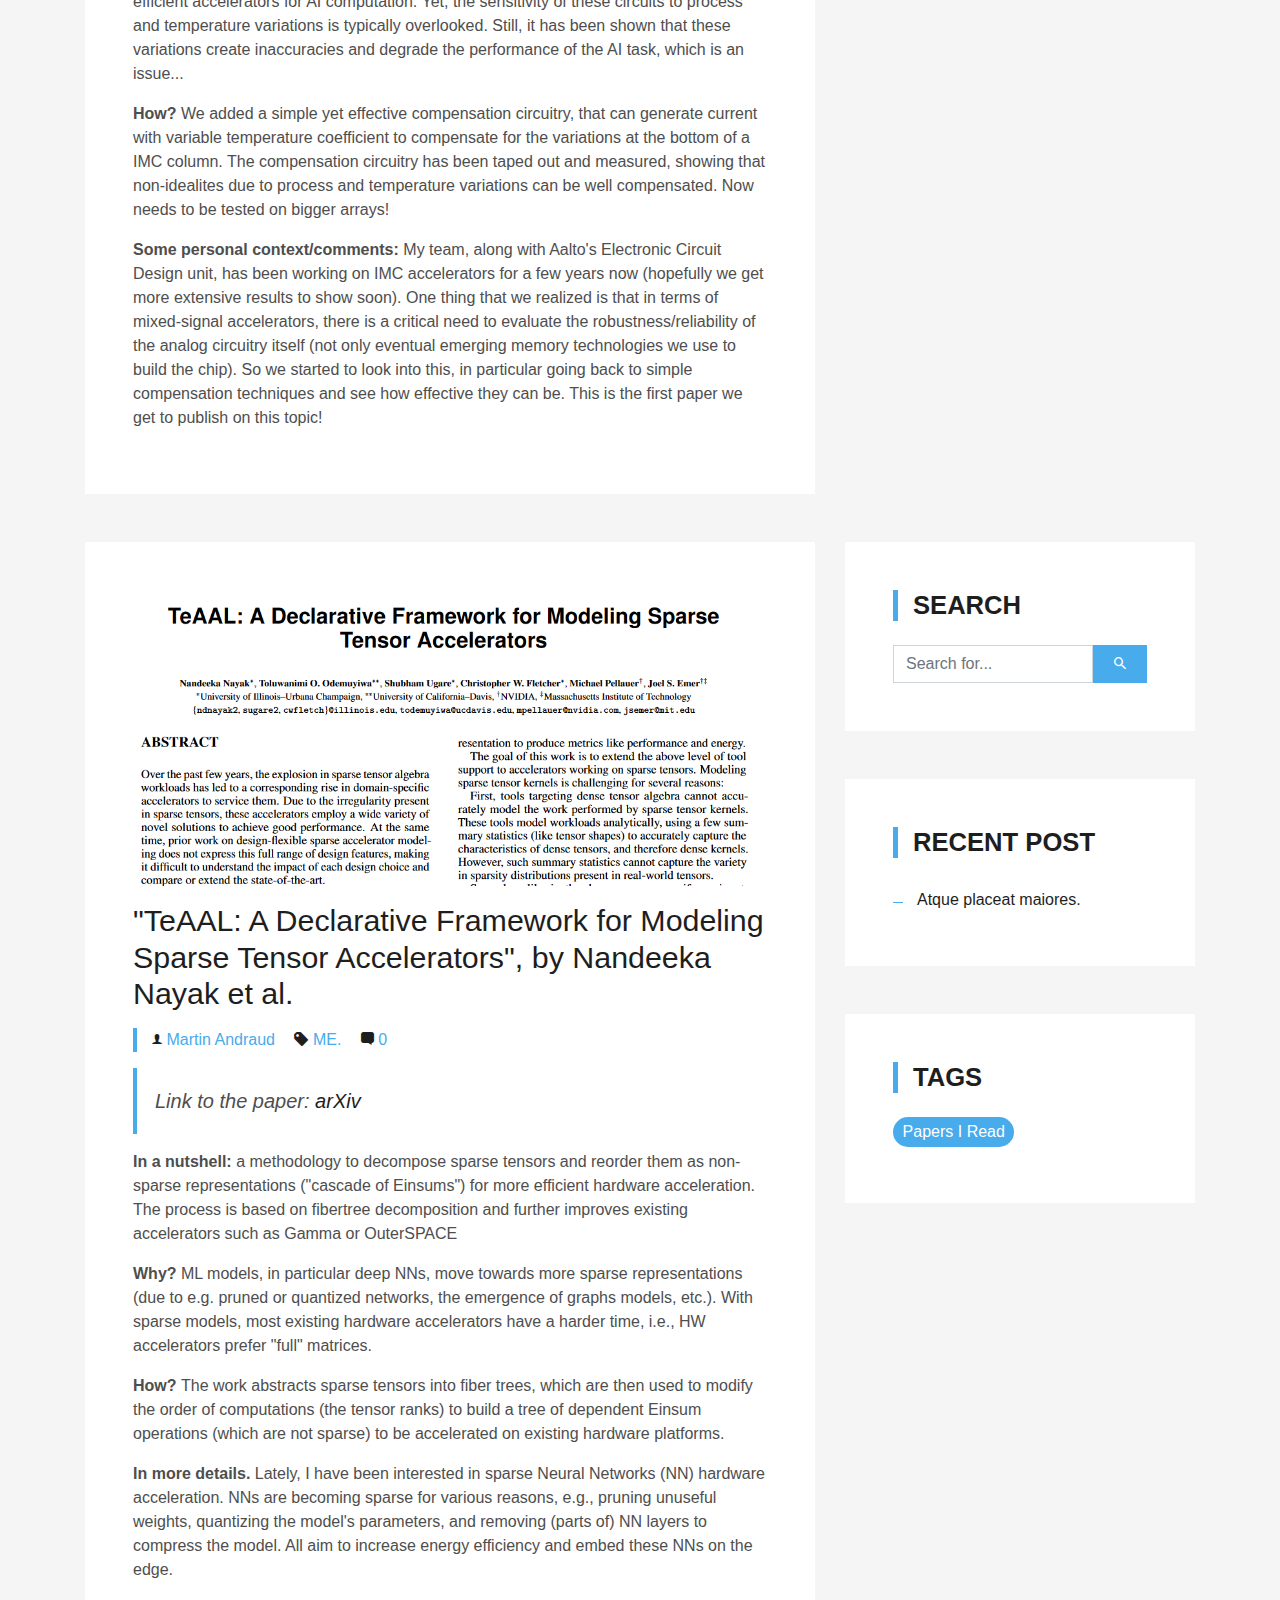
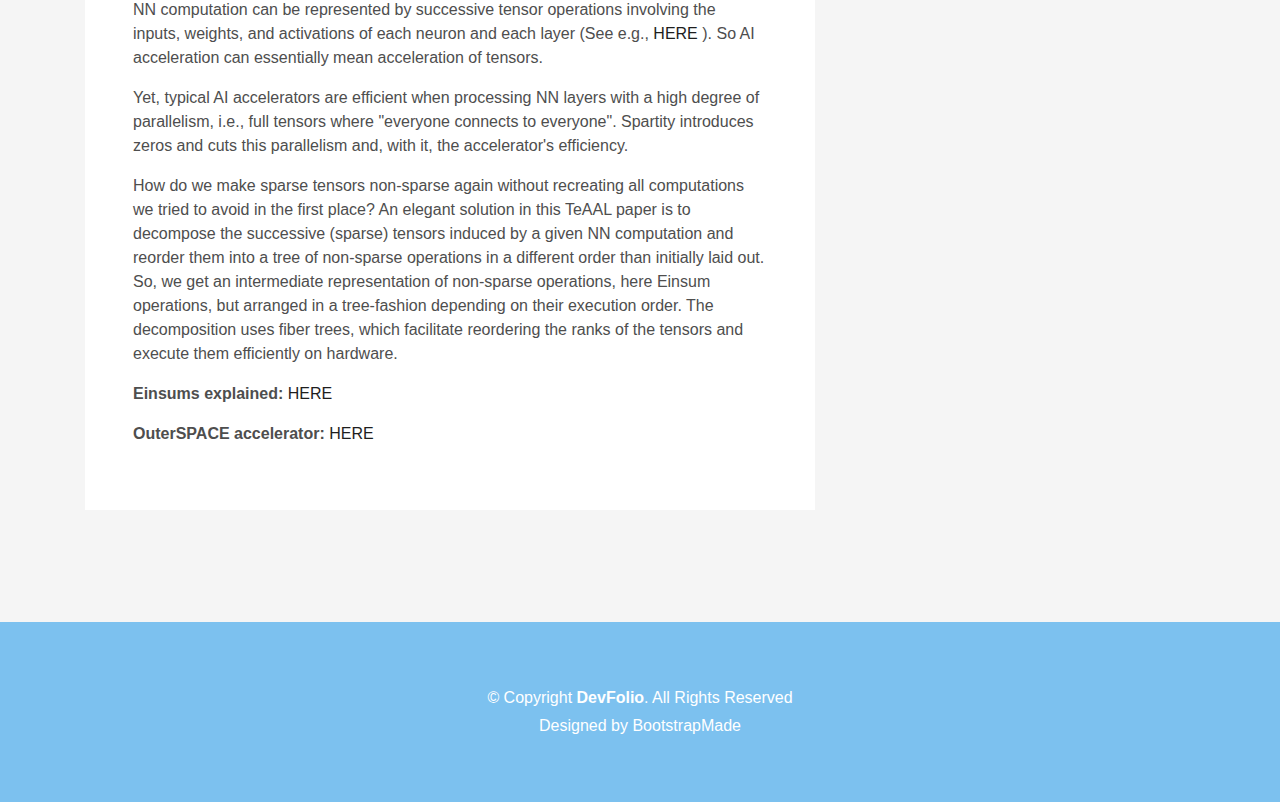
<file: blog-single.html>
<!DOCTYPE html>
<html lang="en">
<head>
  <meta charset="utf-8">
  <title>Martin's blog</title>
  <meta content="width=device-width, initial-scale=1.0" name="viewport">
  <meta content="" name="keywords">
  <meta content="" name="description">

  <!-- Favicons -->
  <link href="img/favicon.png" rel="icon">
  <link href="img/apple-touch-icon.png" rel="apple-touch-icon">

  <!-- Bootstrap CSS File -->
  <link href="lib/bootstrap/css/bootstrap.min.css" rel="stylesheet">

  <!-- Libraries CSS Files -->
  <link href="lib/font-awesome/css/font-awesome.min.css" rel="stylesheet">
  <link href="lib/animate/animate.min.css" rel="stylesheet">
  <link href="lib/ionicons/css/ionicons.min.css" rel="stylesheet">
  <link href="lib/owlcarousel/assets/owl.carousel.min.css" rel="stylesheet">
  <link href="lib/lightbox/css/lightbox.min.css" rel="stylesheet">

  <!-- Main Stylesheet File -->
  <link href="css/style-sky-blue.css" rel="stylesheet">

  <!-- =======================================================
    Theme Name: DevFolio
    Theme URL: https://bootstrapmade.com/devfolio-bootstrap-portfolio-html-template/
    Author: BootstrapMade.com
    License: https://bootstrapmade.com/license/
  ======================================================= -->
</head>

<body>

  <!--/ Nav Star /-->
  <nav class="navbar navbar-b navbar-trans navbar-expand-md fixed-top" id="mainNav">
    <div class="container">
      <a class="navbar-brand js-scroll" href="/index.html">Martin Andraud</a>
      <button class="navbar-toggler collapsed" type="button" data-toggle="collapse" data-target="#navbarDefault"
        aria-controls="navbarDefault" aria-expanded="false" aria-label="Toggle navigation">
        <span></span>
        <span></span>
        <span></span>
      </button>
      <div class="navbar-collapse collapse justify-content-end" id="navbarDefault">
        <ul class="navbar-nav">
		  <li class="nav-item">
            <a class="nav-link js-scroll" href="/index.html">About me</a>
          </li>
		    <li class="nav-item">
            <a class="nav-link js-scroll" href="/index.html#news">Fresh In</a>
          </li>
        <li class="nav-item"></li>
          <a class="nav-link js-scroll" href="#pos">Open Positions</a>
        </li>
          <li class="nav-item">
            <a class="nav-link js-scroll" href="/index.html#service">Publications</a>
          </li>
          <li class="nav-item">
            <a class="nav-link js-scroll" href="/index.html#work">Sponsored research</a>
          </li>
          <li class="nav-item">
            <a class="nav-link js-scroll" href="/index.html#blog">Blog</a>
          </li>
          <li class="nav-item">
            <a class="nav-link js-scroll" href="/index.html#group">My Team</a>
          </li>
        </ul>
      </div>
    </div>
  </nav>
  <!--/ Nav End /-->
 

  <!--/ Intro Skew Star /-->
  <!--/<div class="intro intro-single route bg-image" style="background-image: url(img/overlay-bg.jpg)">
    <div class="overlay-mf"></div>
    <div class="intro-content display-table">
      <div class="table-cell">
        <div class="container">
          <h2 class="intro-title mb-4">Blog Posts</h2>
          <ol class="breadcrumb d-flex justify-content-center">
            <li class="breadcrumb-item">
              <a href="#">Home</a>
            </li>
            <li class="breadcrumb-item">
              <a href="#">Library</a>
            </li>
            <li class="breadcrumb-item active">Data</li>
          </ol>
        </div>
      </div>
    </div>
  </div>/-->
  <!--/ Intro Skew End /-->

  <!--/ Section Blog-Single Star /-->
  <section class="blog-wrapper sect-pt4" id="blog">
    <div class="container">
      <div class="row">


        <div class="col-md-8">
          <div class="post-box">
            <div class="post-thumb">
              <img src="img/Rsens.png" class="img-fluid" alt="">
            </div>
            <div class="post-meta">
              <h1 class="article-title">"Open PhD position test</h1>
              <ul>
                <li>
                  <span class="ion-ios-person"></span>
                  <a href="#">Martin Andraud</a>
                </li>
                <li>
                  <span class="ion-pricetag"></span>
                  <a href="#">ME. </a>
                </li>
                <li>
                  <span class="ion-chatbox"></span>
                  <a href="#">0</a>
                </li>
              </ul>
            </div>
            <div class="article-content">


              <blockquote class="blockquote">
                <p class="mb-0">Link to the paper: <a href="https://ieeexplore.ieee.org/document/10181619" target="_blank"> IEEE </a></p>
              </blockquote>
			  
              <p>
               <b> Context: </b> A simple process and temperature compensation circuitry to be added to resistive-based analog In-Memory Computing (IMC) 
			   arrays. This avoids degrading the accuracy of the array (and by extension the AI task that it computes) because of process and temperature non-idealities. 
              </p>
			  
			   <p>
               <b> What we offer you </b> great stuff
              </p>
			  
			   <p>
               <b> Who you are? </b> You 
              </p>		  
			 
			  
			  
            </div>
          </div>

        </div>













	  
	  <div class="col-md-8">
          <div class="post-box">
            <div class="post-thumb">
              <img src="img/Rsens.png" class="img-fluid" alt="">
            </div>
            <div class="post-meta">
              <h1 class="article-title">"A temperature and process compensation circuit for resistive-based in-memory computing arrays" By Dipesh Monga et al., ISCAS'23</h1>
              <ul>
                <li>
                  <span class="ion-ios-person"></span>
                  <a href="#">Martin Andraud</a>
                </li>
                <li>
                  <span class="ion-pricetag"></span>
                  <a href="#">ME. </a>
                </li>
                <li>
                  <span class="ion-chatbox"></span>
                  <a href="#">0</a>
                </li>
              </ul>
            </div>
            <div class="article-content">


              <blockquote class="blockquote">
                <p class="mb-0">Link to the paper: <a href="https://ieeexplore.ieee.org/document/10181619" target="_blank"> IEEE </a></p>
              </blockquote>
			  
			   <p>
                
              </p>
			  
              <p>
               <b> In a nutshell: </b> A simple process and temperature compensation circuitry to be added to resistive-based analog In-Memory Computing (IMC) 
			   arrays. This avoids degrading the accuracy of the array (and by extension the AI task that it computes) because of process and temperature non-idealities. 
              </p>
			  
			   <p>
               <b> Why? </b> Analog and mixed-signal IMC circuits are becoming popular to build hardware-efficient 
				   accelerators for AI computation. Yet, the sensitivity of these circuits to process and temperature variations is typically overlooked.
				   Still, it has been shown that these variations create inaccuracies and degrade the performance of the AI task, which is an issue...
              </p>
			  
			   <p>
               <b> How? </b> We added a simple yet effective compensation circuitry, that can generate current with variable temperature coefficient to
				   compensate for the variations at the bottom of a IMC column. The compensation circuitry has been taped out and measured, showing that 
				   non-idealites due to process and temperature variations can be well compensated. Now needs to be tested on bigger arrays!  
              </p>
			  
			   <p>
               <b> Some personal context/comments: </b> My team, along with Aalto's Electronic Circuit Design unit, has been working on IMC accelerators
				   for a few years now (hopefully we get more extensive results to show soon). One thing that we realized is that in terms of mixed-signal 
				   accelerators, there is a critical need to evaluate the robustness/reliability of the analog circuitry itself (not only eventual emerging memory technologies we use to build the chip).
				   So we started to look into this, in particular going back to simple compensation techniques and see how effective they can be. This is the 
				   first paper we get to publish on this topic! 
				   
              </p>			  
			 
			  
			  
            </div>
          </div>

        </div>
		
	  
	  
	  
	  
	  
	  
	  
        <div class="col-md-8">
          <div class="post-box">
            <div class="post-thumb">
              <img src="img/TeAAL.png" class="img-fluid" alt="">
            </div>
            <div class="post-meta">
              <h1 class="article-title">"TeAAL: A Declarative Framework for Modeling Sparse Tensor Accelerators", by Nandeeka Nayak et al. </h1>
              <ul>
                <li>
                  <span class="ion-ios-person"></span>
                  <a href="#">Martin Andraud</a>
                </li>
                <li>
                  <span class="ion-pricetag"></span>
                  <a href="#">ME. </a>
                </li>
                <li>
                  <span class="ion-chatbox"></span>
                  <a href="#">0</a>
                </li>
              </ul>
            </div>
            <div class="article-content">


              <blockquote class="blockquote">
                <p class="mb-0">Link to the paper: <a href="https://arxiv.org/abs/2304.07931" target="_blank"> arXiv </a></p>
              </blockquote>
			  
			   <p>
                
              </p>
			  
              <p>
               <b> In a nutshell: </b> a methodology to decompose sparse tensors and reorder them as non-sparse representations ("cascade of Einsums") for more efficient hardware acceleration. 
               The process is based on fibertree decomposition and further improves existing accelerators such as Gamma or OuterSPACE
              </p>
			  
			   <p>
               <b> Why? </b> ML models, in particular deep NNs, move towards more sparse representations (due to e.g. pruned or quantized networks, the emergence of graphs models, etc.). 
			       With sparse models, most existing hardware accelerators have a harder time, i.e., HW accelerators prefer "full" matrices.  
              </p>
			  
			   <p>
               <b> How? </b> The work abstracts sparse tensors into fiber trees, which are then used to modify the order of computations (the tensor ranks) 
			       to build a tree of dependent Einsum operations (which are not sparse) to be accelerated on existing hardware platforms.
              </p>
			  
			  
			   <p>
               <b> In more details. </b> Lately, I have been interested in sparse Neural Networks (NN) hardware acceleration. NNs are becoming sparse for various reasons,
			   e.g., pruning unuseful weights, quantizing the model's parameters, and removing (parts of) NN layers to compress the model. 
			   All aim to increase energy efficiency and embed these NNs on the edge.
              </p>			  
			  
			   <p>
				NN computation can be represented by successive tensor operations involving the inputs, weights, and activations of each neuron and each layer 
			   (See e.g., <a href="https://medium.com/mlait/tensors-representation-of-data-in-neural-networks-bbe8a711b93b" target="_blank"> HERE </a>). 
				So AI acceleration can essentially mean acceleration of tensors.  
              </p>		

			   <p>
				Yet, typical AI accelerators are efficient when processing NN layers with a high degree of parallelism, i.e.,
				full tensors where "everyone connects to everyone". Spartity introduces zeros and cuts this parallelism and, with it, the accelerator's efficiency. 
				</p>	
				
			   <p>
				How do we make sparse tensors non-sparse again without recreating all computations we tried to avoid in the first place? 
				An elegant solution in this TeAAL paper is to decompose the successive (sparse) tensors induced by a given NN computation and 
				reorder them into a tree of non-sparse operations in a different order than initially laid out. So, we get an intermediate 
				representation of non-sparse operations, here Einsum operations, but arranged in a tree-fashion depending on their execution order. 
				The decomposition uses fiber trees, which facilitate reordering the ranks of the tensors and execute them efficiently on hardware. 
				</p>					

				
			  
			  			   <p>
               <b> Einsums explained: </b> <a href="https://rockt.github.io/2018/04/30/einsum" target="_blank"> HERE </a> 
              </p>
			  
			   <p>
               <b> OuterSPACE accelerator: </b> <a href="https://ieeexplore.ieee.org/document/8327050" target="_blank"> HERE </a>
              </p>
			  
			  
			  
			  
            </div>
          </div>
            <!--/<div class="box-comments">
            <div class="title-box-2">
              <h4 class="title-comments title-left">Comments (34)</h4>
            </div>
            <ul class="list-comments">
              <li>
                <div class="comment-avatar">
                  <img src="img/testimonial-2.jpg" alt="">
                </div>
                <div class="comment-details">
                  <h4 class="comment-author">Oliver Colmenares</h4>
                  <span>18 Sep 2017</span>
                  <p>
                    Lorem ipsum dolor sit amet, consectetur adipisicing elit. Dolores reprehenderit, provident cumque
                    ipsam temporibus maiores
                    quae natus libero optio, at qui beatae ducimus placeat debitis voluptates amet corporis.
                  </p>
                  <a href="3">Reply</a>
                </div>
              </li>
              <li>
                <div class="comment-avatar">
                  <img src="img/testimonial-4.jpg" alt="">
                </div>
                <div class="comment-details">
                  <h4 class="comment-author">Carmen Vegas</h4>
                  <span>18 Sep 2017</span>
                  <p>
                    Lorem ipsum dolor sit amet, consectetur adipisicing elit. Dolores reprehenderit, provident cumque
                    ipsam temporibus maiores
                    quae natus libero optio, at qui beatae ducimus placeat debitis voluptates amet corporis,
                    veritatis deserunt.
                  </p>
                  <a href="3">Reply</a>
                </div>
              </li>
              <li class="comment-children">
                <div class="comment-avatar">
                  <img src="img/testimonial-2.jpg" alt="">
                </div>
                <div class="comment-details">
                  <h4 class="comment-author">Oliver Colmenares</h4>
                  <span>18 Sep 2017</span>
                  <p>
                    Lorem ipsum dolor sit amet, consectetur adipisicing elit. Dolores reprehenderit, provident cumque
                    ipsam temporibus maiores
                    quae.
                  </p>
                  <a href="3">Reply</a>
                </div>
              </li>
              <li>
                <div class="comment-avatar">
                  <img src="img/testimonial-2.jpg" alt="">
                </div>
                <div class="comment-details">
                  <h4 class="comment-author">Oliver Colmenares</h4>
                  <span>18 Sep 2017</span>
                  <p>
                    Lorem ipsum dolor sit amet, consectetur adipisicing elit. Dolores reprehenderit, provident cumque
                    ipsam temporibus maiores
                    quae natus libero optio.
                  </p>
                  <a href="3">Reply</a>
                </div>
              </li>
            </ul>
          </div>
          <div class="form-comments">
            <div class="title-box-2">
              <h3 class="title-left">
                Leave a Reply
              </h3>
            </div>
            <form class="form-mf">
              <div class="row">
                <div class="col-md-6 mb-3">
                  <div class="form-group">
                    <input type="text" class="form-control input-mf" id="inputName" placeholder="Name *" required>
                  </div>
                </div>
                <div class="col-md-6 mb-3">
                  <div class="form-group">
                    <input type="email" class="form-control input-mf" id="inputEmail1" placeholder="Email *" required>
                  </div>
                </div>
                <div class="col-md-12 mb-3">
                  <div class="form-group">
                    <input type="url" class="form-control input-mf" id="inputUrl" placeholder="Website">
                  </div>
                </div>
                <div class="col-md-12 mb-3">
                  <div class="form-group">
                    <textarea id="textMessage" class="form-control input-mf" placeholder="Comment *" name="message"
                      cols="45" rows="8" required></textarea>
                  </div>
                </div>
                <div class="col-md-12">
                  <button type="submit" class="button button-a button-big button-rouded">Send Message</button>
                </div>
              </div>
            </form>
          </div>/-->
        </div>
		
		
		
		
		
		
		
		
		
        <div class="col-md-4">
          <div class="widget-sidebar sidebar-search">
            <h5 class="sidebar-title">Search</h5>
            <div class="sidebar-content">
              <form>
                <div class="input-group">
                  <input type="text" class="form-control" placeholder="Search for..." aria-label="Search for...">
                  <span class="input-group-btn">
                    <button class="btn btn-secondary btn-search" type="button">
                      <span class="ion-android-search"></span>
                    </button>
                  </span>
                </div>
              </form>
            </div>
          </div>
          <div class="widget-sidebar">
            <h5 class="sidebar-title">Recent Post</h5>
            <div class="sidebar-content">
              <ul class="list-sidebar">
                <li>
                  <a href="#">Atque placeat maiores.</a>
                </li>

              </ul>
            </div>
          </div>
          <!--/<div class="widget-sidebar">
            <h5 class="sidebar-title">Archives</h5>
            <div class="sidebar-content">
              <ul class="list-sidebar">
                <li>
                  <a href="#">September, 2017.</a>
                </li>
                <li>
                  <a href="#">April, 2017.</a>
                </li>
                <li>
                  <a href="#">Nam quo autem exercitationem.</a>
                </li>
                <li>
                  <a href="#">Atque placeat maiores nam quo autem</a>
                </li>
                <li>
                  <a href="#">Nam quo autem exercitationem.</a>
                </li>
              </ul>
            </div>
          </div>/-->
          <div class="widget-sidebar widget-tags">
            <h5 class="sidebar-title">Tags</h5>
            <div class="sidebar-content">
              <ul>
                <li>
                  <a href="#">Papers I Read</a>
                </li>
              </ul>
            </div>
          </div>
        </div>
      </div>
    </div>
  </section>
  <!--/ Section Blog-Single End /-->

  <!--/ Section Contact-Footer Star /-->
  <section class="paralax-mf footer-paralax bg-image sect-mt4 route" style="background-image: url(img/overlay-bg.jpg)">
    <div class="overlay-mf"></div>
    <footer>
      <div class="container">
        <div class="row">
          <div class="col-sm-12">
            <div class="copyright-box">
              <p class="copyright">&copy; Copyright <strong>DevFolio</strong>. All Rights Reserved</p>
              <div class="credits">
                <!--
                  All the links in the footer should remain intact.
                  You can delete the links only if you purchased the pro version.
                  Licensing information: https://bootstrapmade.com/license/
                  Purchase the pro version with working PHP/AJAX contact form: https://bootstrapmade.com/buy/?theme=DevFolio
                -->
                Designed by <a href="https://bootstrapmade.com/">BootstrapMade</a>
              </div>
            </div>
          </div>
        </div>
      </div>
    </footer>
  </section>
  <!--/ Section Contact-footer End /-->

  <a href="#" class="back-to-top"><i class="fa fa-chevron-up"></i></a>
  <div id="preloader"></div>

  <!-- JavaScript Libraries -->
  <script src="lib/jquery/jquery.min.js"></script>
  <script src="lib/jquery/jquery-migrate.min.js"></script>
  <script src="lib/popper/popper.min.js"></script>
  <script src="lib/bootstrap/js/bootstrap.min.js"></script>
  <script src="lib/easing/easing.min.js"></script>
  <script src="lib/counterup/jquery.waypoints.min.js"></script>
  <script src="lib/counterup/jquery.counterup.js"></script>
  <script src="lib/owlcarousel/owl.carousel.min.js"></script>
  <script src="lib/lightbox/js/lightbox.min.js"></script>
  <script src="lib/typed/typed.min.js"></script>
  <!-- Contact Form JavaScript File -->
  <script src="contactform/contactform.js"></script>

  <!-- Template Main Javascript File -->
  <script src="js/main.js"></script>

</body>
</html>
</file>
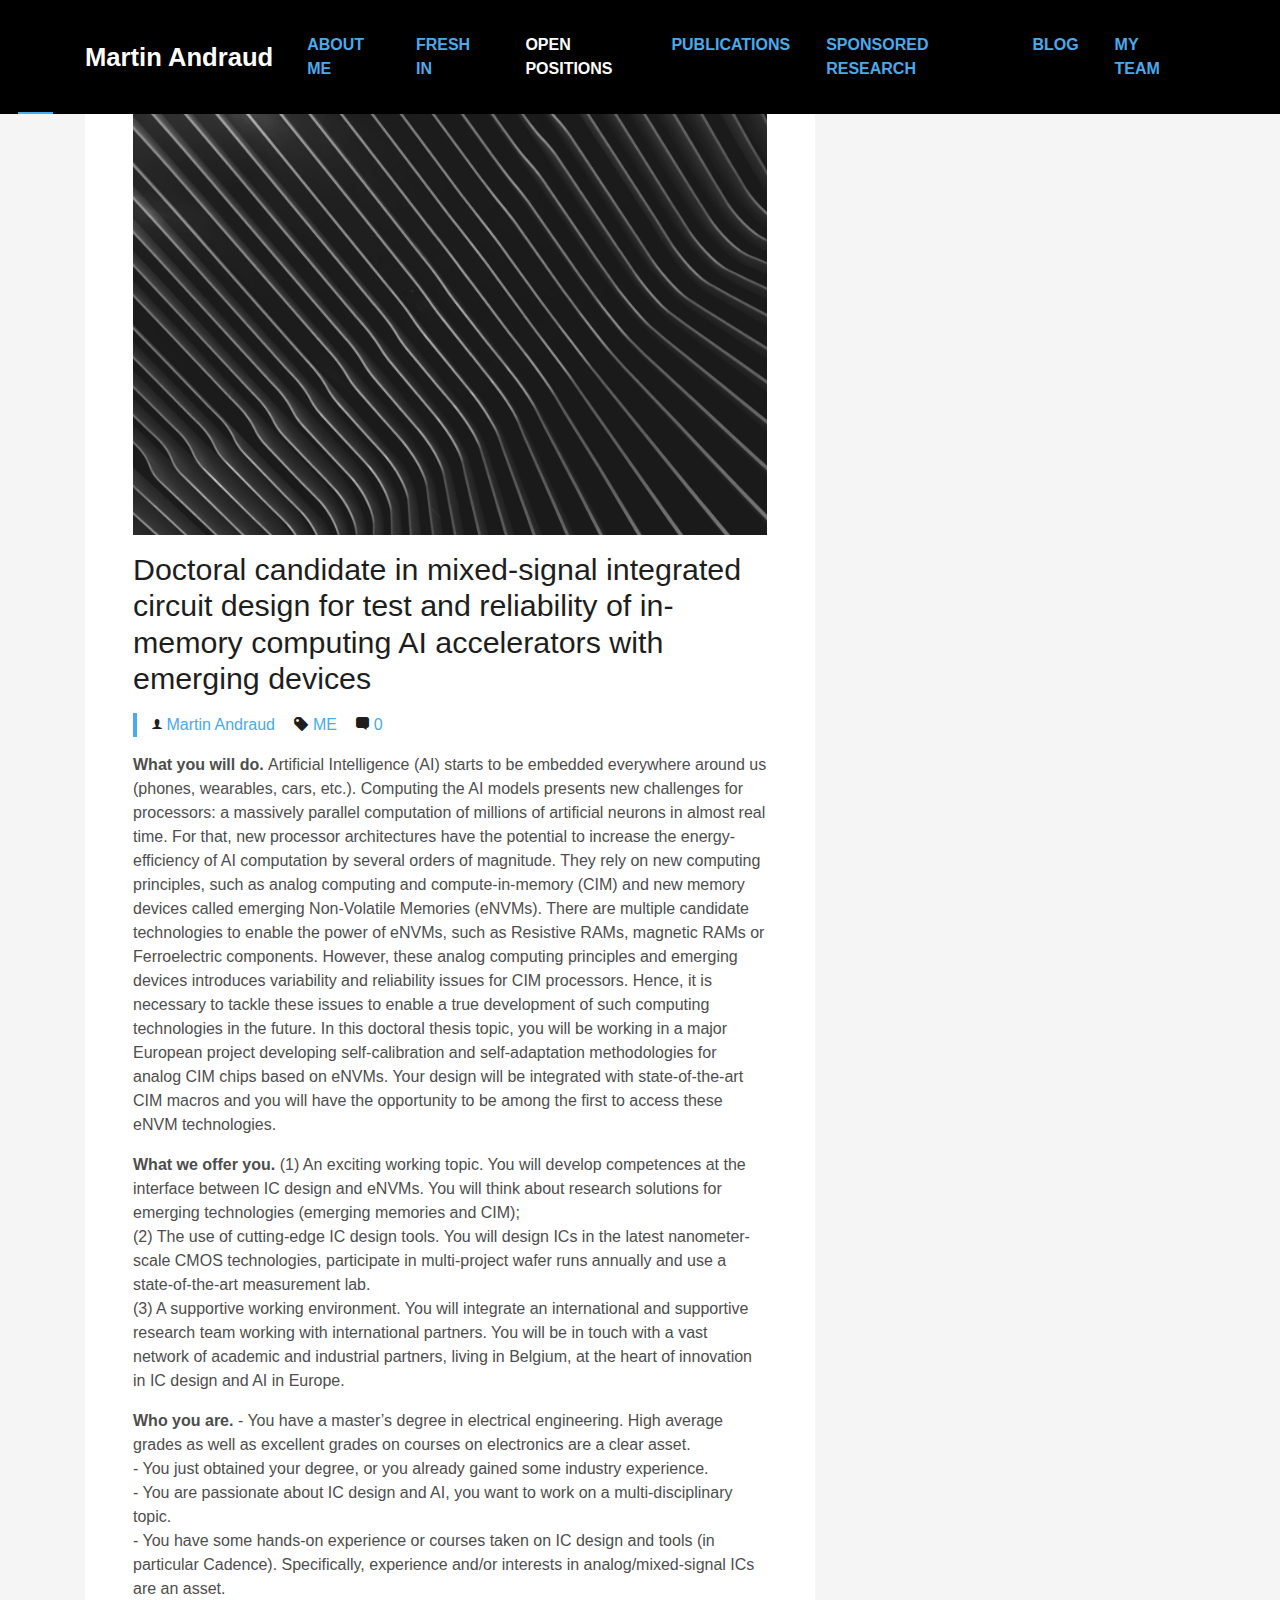
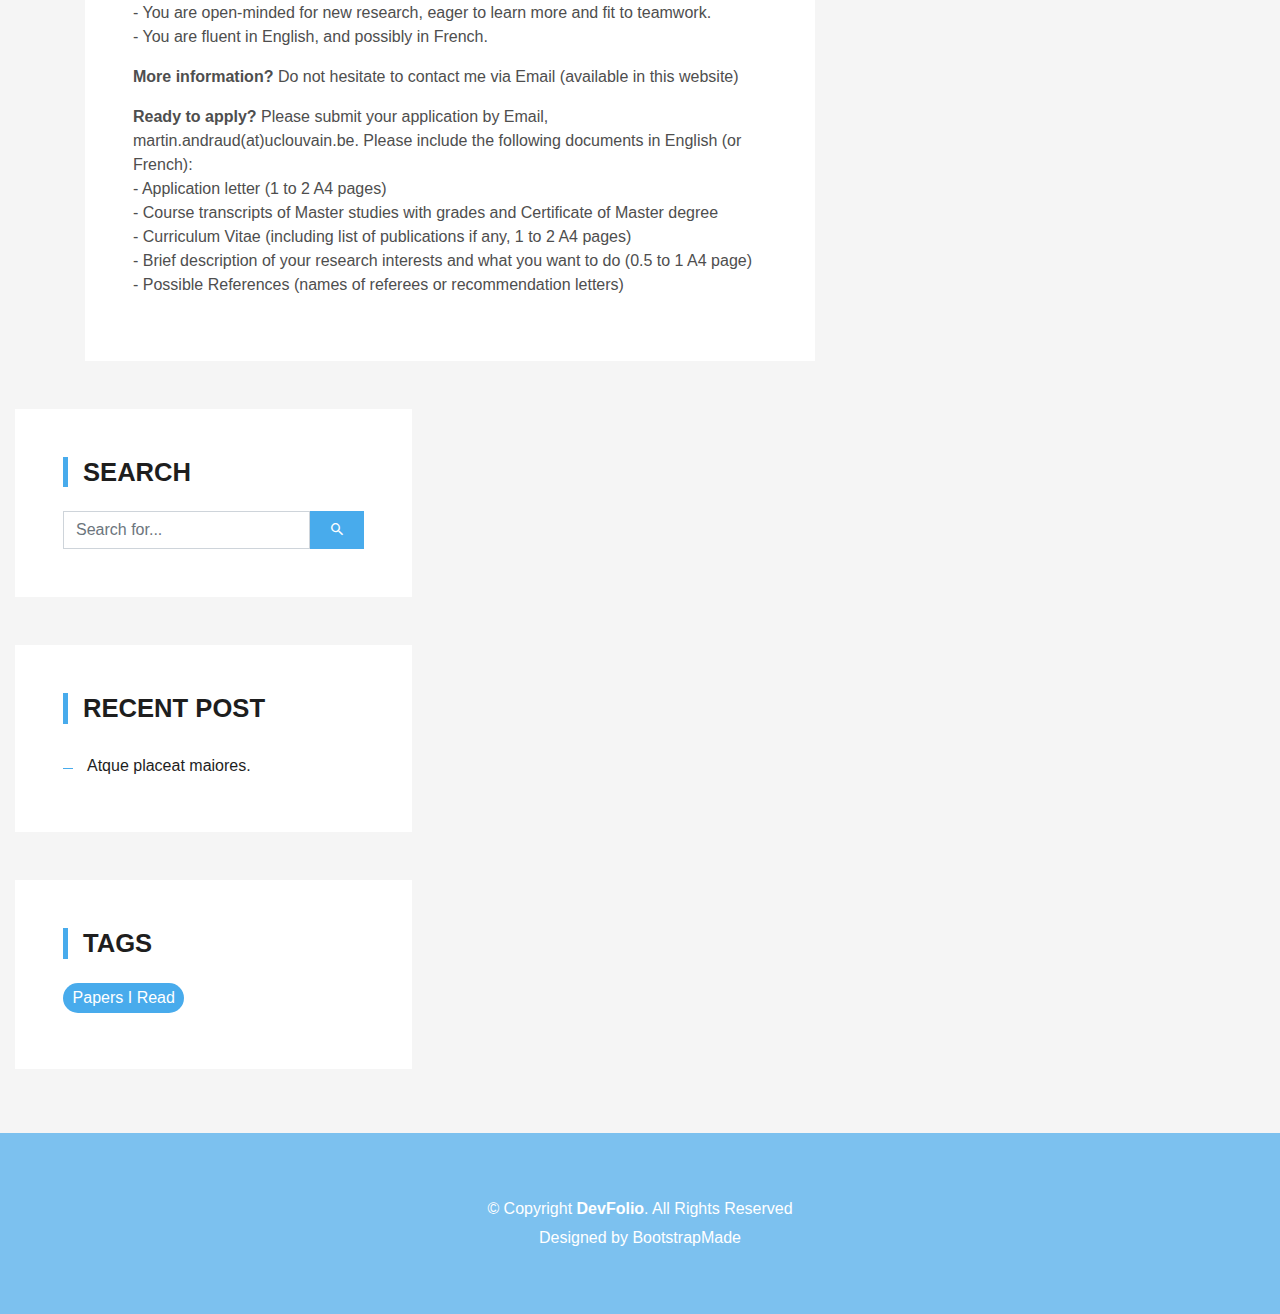
<file: Open-Pos2.html>
<!DOCTYPE html>
<html lang="en">
<head>
  <meta charset="utf-8">
  <title>Open Positions</title>
  <meta content="width=device-width, initial-scale=1.0" name="viewport">
  <meta content="" name="keywords">
  <meta content="" name="description">

  <!-- Favicons -->
  <link href="img/favicon.png" rel="icon">
  <link href="img/apple-touch-icon.png" rel="apple-touch-icon">

  <!-- Bootstrap CSS File -->
  <link href="lib/bootstrap/css/bootstrap.min.css" rel="stylesheet">

  <!-- Libraries CSS Files -->
  <link href="lib/font-awesome/css/font-awesome.min.css" rel="stylesheet">
  <link href="lib/animate/animate.min.css" rel="stylesheet">
  <link href="lib/ionicons/css/ionicons.min.css" rel="stylesheet">
  <link href="lib/owlcarousel/assets/owl.carousel.min.css" rel="stylesheet">
  <link href="lib/lightbox/css/lightbox.min.css" rel="stylesheet">

  <!-- Main Stylesheet File -->
  <link href="css/style-sky-blue.css" rel="stylesheet">

  <!-- =======================================================
    Theme Name: DevFolio
    Theme URL: https://bootstrapmade.com/devfolio-bootstrap-portfolio-html-template/
    Author: BootstrapMade.com
    License: https://bootstrapmade.com/license/
  ======================================================= -->
</head>

<body>

  <!--/ Nav Star /-->
  <nav class="navbar navbar-b navbar-trans navbar-expand-md fixed-top" id="mainNav">
    <div class="container">
      <a class="navbar-brand js-scroll" href="/index.html">Martin Andraud</a>
      <button class="navbar-toggler collapsed" type="button" data-toggle="collapse" data-target="#navbarDefault"
        aria-controls="navbarDefault" aria-expanded="false" aria-label="Toggle navigation">
        <span></span>
        <span></span>
        <span></span>
      </button>
      <div class="navbar-collapse collapse justify-content-end" id="navbarDefault">
        <ul class="navbar-nav">
		  <li class="nav-item">
            <a class="nav-link js-scroll" href="/index.html">About me</a>
          </li>
		    <li class="nav-item">
            <a class="nav-link js-scroll" href="/index.html#news">Fresh In</a>
          </li>
        <li class="nav-item"></li>
          <a class="nav-link js-scroll" href="#pos">Open Positions</a>
        </li>
          <li class="nav-item">
            <a class="nav-link js-scroll" href="/index.html#service">Publications</a>
          </li>
          <li class="nav-item">
            <a class="nav-link js-scroll" href="/index.html#work">Sponsored research</a>
          </li>
          <li class="nav-item">
            <a class="nav-link js-scroll" href="/index.html#blog">Blog</a>
          </li>
          <li class="nav-item">
            <a class="nav-link js-scroll" href="/index.html#group">My Team</a>
          </li>
        </ul>
      </div>
    </div>
  </nav>
  <!--/ Nav End /-->
 

  <!--/ Intro Skew Star /-->
  <!--/<div class="intro intro-single route bg-image" style="background-image: url(img/overlay-bg.jpg)">
    <div class="overlay-mf"></div>
    <div class="intro-content display-table">
      <div class="table-cell">
        <div class="container">
          <h2 class="intro-title mb-4">Blog Posts</h2>
          <ol class="breadcrumb d-flex justify-content-center">
            <li class="breadcrumb-item">
              <a href="#">Home</a>
            </li>
            <li class="breadcrumb-item">
              <a href="#">Library</a>
            </li>
            <li class="breadcrumb-item active">Data</li>
          </ol>
        </div>
      </div>
    </div>
  </div>/-->
  <!--/ Intro Skew End /-->

  <!--/ Section Blog-Single Star /-->
  <section class="blog-wrapper sect-pt4" id="pos">
    <div class="container">
      <div class="row">
        <div class="col-md-8">
          <div class="post-box">
            <div class="post-thumb">
              <img src="img/bg.jpg" class="img-fluid" alt="">
            </div>
            <div class="post-meta">
              <h1 class="article-title"> Doctoral candidate in mixed-signal integrated circuit design for test and reliability of in-memory computing AI accelerators with emerging devices </h1>
              <ul>
                <li>
                  <span class="ion-ios-person"></span>
                  <a href="#">Martin Andraud</a>
                </li>
                <li>
                  <span class="ion-pricetag"></span>
                  <a href="#">ME </a>
                </li>
                <li>
                  <span class="ion-chatbox"></span>
                  <a href="#">0</a>
                </li>
              </ul>
            </div>
            <div class="article-content">

              <p>
               <b> What you will do. </b> Artificial Intelligence (AI) starts to be embedded everywhere around us (phones, wearables, cars, etc.). Computing the AI models presents new challenges for processors: 
               a massively parallel computation of millions of artificial neurons in almost real time. For that, new processor architectures have the potential to increase the energy-efficiency of AI 
               computation by several orders of magnitude. They rely on new computing principles, such as analog computing and compute-in-memory (CIM) and new memory devices called emerging 
               Non-Volatile Memories (eNVMs). There are multiple candidate technologies to enable the power of eNVMs, such as Resistive RAMs, magnetic RAMs or Ferroelectric components. However, these 
               analog computing principles and emerging devices introduces variability and reliability issues for CIM processors. Hence, it is necessary to tackle these issues to enable a true development 
               of such computing technologies in the future. In this doctoral thesis topic, you will be working in a major European project developing self-calibration and self-adaptation methodologies 
               for analog CIM chips based on eNVMs. Your design will be integrated with state-of-the-art CIM macros and you will have the opportunity to be among the first to access these eNVM technologies. 
              </p>
			  
			   <p>
               <b> What we offer you. </b> 
               (1) An exciting working topic. You will develop competences at the interface between IC design and eNVMs. You will think about research solutions for emerging technologies
                (emerging memories and CIM); <br> 
               
               (2) The use of cutting-edge IC design tools. You will design ICs in the latest nanometer-scale CMOS technologies, participate in multi-project wafer runs annually and use a 
               state-of-the-art measurement lab. <br> 
               
               (3) A supportive working environment. You will integrate an international and supportive research team working with international partners. You will be in touch with a vast network of 
               academic and industrial partners, living in Belgium, at the heart of innovation in IC design and AI in Europe. <br> 
              
              </p>
			  
			   <p>
               <b> Who you are. </b> 
               
              - You have a master’s degree in electrical engineering. High average grades as well as excellent grades on courses on electronics are a clear asset. <br>
              - You just obtained your degree, or you already gained some industry experience.  <br>
              - You are passionate about IC design and AI, you want to work on a multi-disciplinary topic.  <br>
              - You have some hands-on experience or courses taken on IC design and tools (in particular Cadence). Specifically, experience and/or interests in analog/mixed-signal ICs are an asset. <br>
              - You are open-minded for new research, eager to learn more and fit to teamwork.  <br>
    	        - You are fluent in English, and possibly in French.<br>
              </p>		  
			 
              <p>
                <b> More information? </b> 
                
                Do not hesitate to contact me via Email (available in this website)
                 
               </p>


               <p>
                <b> Ready to apply? </b> 
                
                Please submit your application by Email, martin.andraud(at)uclouvain.be. Please include the following documents in English (or French): <br> 
                - Application letter (1 to 2 A4 pages) <br>
                - Course transcripts of Master studies with grades and Certificate of Master degree <br>
                - Curriculum Vitae (including list of publications if any, 1 to 2 A4 pages) <br>
                - Brief description of your research interests and what you want to do (0.5 to 1 A4 page) <br>
                - Possible References (names of referees or recommendation letters) <br>
               </p>
			  
			  
            </div>
          </div>

        </div>











	  
	 
	  
	  
	  
	  
	  
       
			  
        
          </div>
            <!--/<div class="box-comments">
            <div class="title-box-2">
              <h4 class="title-comments title-left">Comments (34)</h4>
            </div>
            <ul class="list-comments">
              <li>
                <div class="comment-avatar">
                  <img src="img/testimonial-2.jpg" alt="">
                </div>
                <div class="comment-details">
                  <h4 class="comment-author">Oliver Colmenares</h4>
                  <span>18 Sep 2017</span>
                  <p>
                    Lorem ipsum dolor sit amet, consectetur adipisicing elit. Dolores reprehenderit, provident cumque
                    ipsam temporibus maiores
                    quae natus libero optio, at qui beatae ducimus placeat debitis voluptates amet corporis.
                  </p>
                  <a href="3">Reply</a>
                </div>
              </li>
              <li>
                <div class="comment-avatar">
                  <img src="img/testimonial-4.jpg" alt="">
                </div>
                <div class="comment-details">
                  <h4 class="comment-author">Carmen Vegas</h4>
                  <span>18 Sep 2017</span>
                  <p>
                    Lorem ipsum dolor sit amet, consectetur adipisicing elit. Dolores reprehenderit, provident cumque
                    ipsam temporibus maiores
                    quae natus libero optio, at qui beatae ducimus placeat debitis voluptates amet corporis,
                    veritatis deserunt.
                  </p>
                  <a href="3">Reply</a>
                </div>
              </li>
              <li class="comment-children">
                <div class="comment-avatar">
                  <img src="img/testimonial-2.jpg" alt="">
                </div>
                <div class="comment-details">
                  <h4 class="comment-author">Oliver Colmenares</h4>
                  <span>18 Sep 2017</span>
                  <p>
                    Lorem ipsum dolor sit amet, consectetur adipisicing elit. Dolores reprehenderit, provident cumque
                    ipsam temporibus maiores
                    quae.
                  </p>
                  <a href="3">Reply</a>
                </div>
              </li>
              <li>
                <div class="comment-avatar">
                  <img src="img/testimonial-2.jpg" alt="">
                </div>
                <div class="comment-details">
                  <h4 class="comment-author">Oliver Colmenares</h4>
                  <span>18 Sep 2017</span>
                  <p>
                    Lorem ipsum dolor sit amet, consectetur adipisicing elit. Dolores reprehenderit, provident cumque
                    ipsam temporibus maiores
                    quae natus libero optio.
                  </p>
                  <a href="3">Reply</a>
                </div>
              </li>
            </ul>
          </div>
          <div class="form-comments">
            <div class="title-box-2">
              <h3 class="title-left">
                Leave a Reply
              </h3>
            </div>
            <form class="form-mf">
              <div class="row">
                <div class="col-md-6 mb-3">
                  <div class="form-group">
                    <input type="text" class="form-control input-mf" id="inputName" placeholder="Name *" required>
                  </div>
                </div>
                <div class="col-md-6 mb-3">
                  <div class="form-group">
                    <input type="email" class="form-control input-mf" id="inputEmail1" placeholder="Email *" required>
                  </div>
                </div>
                <div class="col-md-12 mb-3">
                  <div class="form-group">
                    <input type="url" class="form-control input-mf" id="inputUrl" placeholder="Website">
                  </div>
                </div>
                <div class="col-md-12 mb-3">
                  <div class="form-group">
                    <textarea id="textMessage" class="form-control input-mf" placeholder="Comment *" name="message"
                      cols="45" rows="8" required></textarea>
                  </div>
                </div>
                <div class="col-md-12">
                  <button type="submit" class="button button-a button-big button-rouded">Send Message</button>
                </div>
              </div>
            </form>
          </div>/-->
        </div>
		
		
		
		
		
		
		
		
		
        <div class="col-md-4">
          <div class="widget-sidebar sidebar-search">
            <h5 class="sidebar-title">Search</h5>
            <div class="sidebar-content">
              <form>
                <div class="input-group">
                  <input type="text" class="form-control" placeholder="Search for..." aria-label="Search for...">
                  <span class="input-group-btn">
                    <button class="btn btn-secondary btn-search" type="button">
                      <span class="ion-android-search"></span>
                    </button>
                  </span>
                </div>
              </form>
            </div>
          </div>
          <div class="widget-sidebar">
            <h5 class="sidebar-title">Recent Post</h5>
            <div class="sidebar-content">
              <ul class="list-sidebar">
                <li>
                  <a href="#">Atque placeat maiores.</a>
                </li>

              </ul>
            </div>
          </div>
          <!--/<div class="widget-sidebar">
            <h5 class="sidebar-title">Archives</h5>
            <div class="sidebar-content">
              <ul class="list-sidebar">
                <li>
                  <a href="#">September, 2017.</a>
                </li>
                <li>
                  <a href="#">April, 2017.</a>
                </li>
                <li>
                  <a href="#">Nam quo autem exercitationem.</a>
                </li>
                <li>
                  <a href="#">Atque placeat maiores nam quo autem</a>
                </li>
                <li>
                  <a href="#">Nam quo autem exercitationem.</a>
                </li>
              </ul>
            </div>
          </div>/-->
          <div class="widget-sidebar widget-tags">
            <h5 class="sidebar-title">Tags</h5>
            <div class="sidebar-content">
              <ul>
                <li>
                  <a href="#">Papers I Read</a>
                </li>
              </ul>
            </div>
          </div>
        </div>
      </div>
    </div>
  </section>
  <!--/ Section Blog-Single End /-->

  <!--/ Section Contact-Footer Star /-->
  <section class="paralax-mf footer-paralax bg-image sect-mt4 route" style="background-image: url(img/overlay-bg.jpg)">
    <div class="overlay-mf"></div>
    <footer>
      <div class="container">
        <div class="row">
          <div class="col-sm-12">
            <div class="copyright-box">
              <p class="copyright">&copy; Copyright <strong>DevFolio</strong>. All Rights Reserved</p>
              <div class="credits">
                <!--
                  All the links in the footer should remain intact.
                  You can delete the links only if you purchased the pro version.
                  Licensing information: https://bootstrapmade.com/license/
                  Purchase the pro version with working PHP/AJAX contact form: https://bootstrapmade.com/buy/?theme=DevFolio
                -->
                Designed by <a href="https://bootstrapmade.com/">BootstrapMade</a>
              </div>
            </div>
          </div>
        </div>
      </div>
    </footer>
  </section>
  <!--/ Section Contact-footer End /-->

  <a href="#" class="back-to-top"><i class="fa fa-chevron-up"></i></a>
  <div id="preloader"></div>

  <!-- JavaScript Libraries -->
  <script src="lib/jquery/jquery.min.js"></script>
  <script src="lib/jquery/jquery-migrate.min.js"></script>
  <script src="lib/popper/popper.min.js"></script>
  <script src="lib/bootstrap/js/bootstrap.min.js"></script>
  <script src="lib/easing/easing.min.js"></script>
  <script src="lib/counterup/jquery.waypoints.min.js"></script>
  <script src="lib/counterup/jquery.counterup.js"></script>
  <script src="lib/owlcarousel/owl.carousel.min.js"></script>
  <script src="lib/lightbox/js/lightbox.min.js"></script>
  <script src="lib/typed/typed.min.js"></script>
  <!-- Contact Form JavaScript File -->
  <script src="contactform/contactform.js"></script>

  <!-- Template Main Javascript File -->
  <script src="js/main.js"></script>

</body>
</html>
</file>
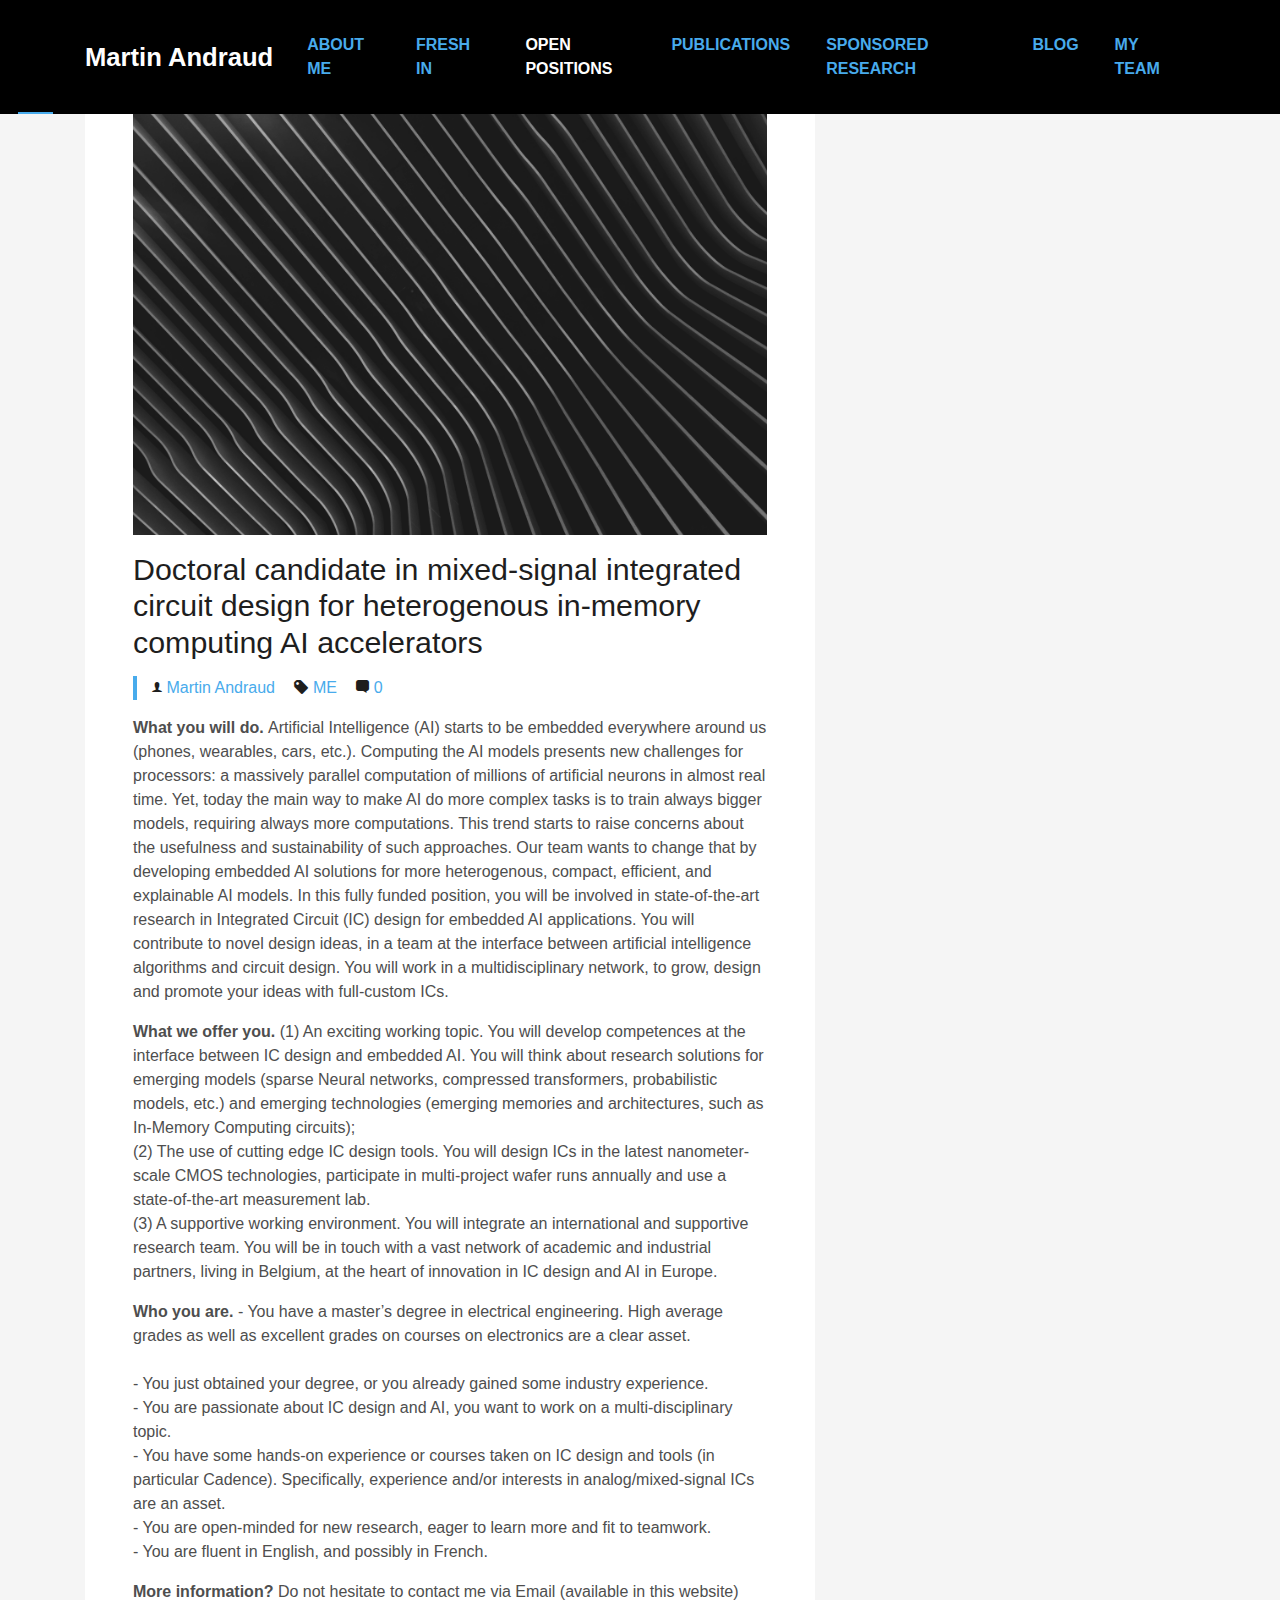
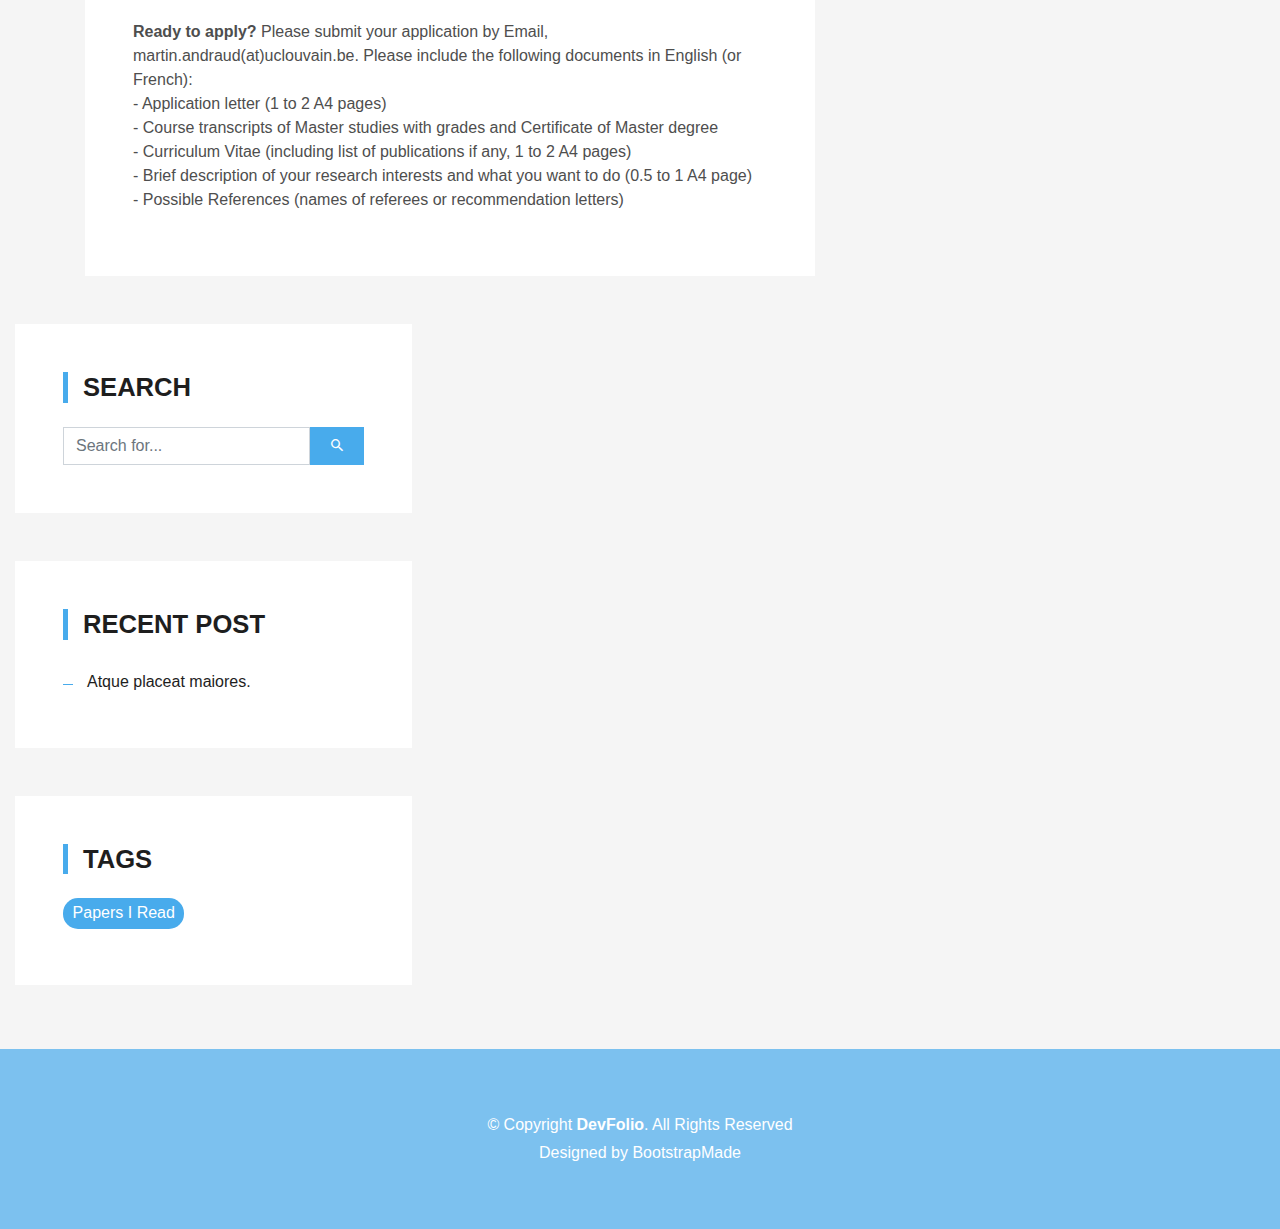
<file: Open-Positions.html>
<!DOCTYPE html>
<html lang="en">
<head>
  <meta charset="utf-8">
  <title>Open Positions</title>
  <meta content="width=device-width, initial-scale=1.0" name="viewport">
  <meta content="" name="keywords">
  <meta content="" name="description">

  <!-- Favicons -->
  <link href="img/favicon.png" rel="icon">
  <link href="img/apple-touch-icon.png" rel="apple-touch-icon">

  <!-- Bootstrap CSS File -->
  <link href="lib/bootstrap/css/bootstrap.min.css" rel="stylesheet">

  <!-- Libraries CSS Files -->
  <link href="lib/font-awesome/css/font-awesome.min.css" rel="stylesheet">
  <link href="lib/animate/animate.min.css" rel="stylesheet">
  <link href="lib/ionicons/css/ionicons.min.css" rel="stylesheet">
  <link href="lib/owlcarousel/assets/owl.carousel.min.css" rel="stylesheet">
  <link href="lib/lightbox/css/lightbox.min.css" rel="stylesheet">

  <!-- Main Stylesheet File -->
  <link href="css/style-sky-blue.css" rel="stylesheet">

  <!-- =======================================================
    Theme Name: DevFolio
    Theme URL: https://bootstrapmade.com/devfolio-bootstrap-portfolio-html-template/
    Author: BootstrapMade.com
    License: https://bootstrapmade.com/license/
  ======================================================= -->
</head>

<body>

  <!--/ Nav Star /-->
  <nav class="navbar navbar-b navbar-trans navbar-expand-md fixed-top" id="mainNav">
    <div class="container">
      <a class="navbar-brand js-scroll" href="/index.html">Martin Andraud</a>
      <button class="navbar-toggler collapsed" type="button" data-toggle="collapse" data-target="#navbarDefault"
        aria-controls="navbarDefault" aria-expanded="false" aria-label="Toggle navigation">
        <span></span>
        <span></span>
        <span></span>
      </button>
      <div class="navbar-collapse collapse justify-content-end" id="navbarDefault">
        <ul class="navbar-nav">
		  <li class="nav-item">
            <a class="nav-link js-scroll" href="/index.html">About me</a>
          </li>
		    <li class="nav-item">
            <a class="nav-link js-scroll" href="/index.html#news">Fresh In</a>
          </li>
        <li class="nav-item"></li>
          <a class="nav-link js-scroll" href="#pos">Open Positions</a>
        </li>
          <li class="nav-item">
            <a class="nav-link js-scroll" href="/index.html#service">Publications</a>
          </li>
          <li class="nav-item">
            <a class="nav-link js-scroll" href="/index.html#work">Sponsored research</a>
          </li>
          <li class="nav-item">
            <a class="nav-link js-scroll" href="/index.html#blog">Blog</a>
          </li>
          <li class="nav-item">
            <a class="nav-link js-scroll" href="/index.html#group">My Team</a>
          </li>
        </ul>
      </div>
    </div>
  </nav>
  <!--/ Nav End /-->
 

  <!--/ Intro Skew Star /-->
  <!--/<div class="intro intro-single route bg-image" style="background-image: url(img/overlay-bg.jpg)">
    <div class="overlay-mf"></div>
    <div class="intro-content display-table">
      <div class="table-cell">
        <div class="container">
          <h2 class="intro-title mb-4">Blog Posts</h2>
          <ol class="breadcrumb d-flex justify-content-center">
            <li class="breadcrumb-item">
              <a href="#">Home</a>
            </li>
            <li class="breadcrumb-item">
              <a href="#">Library</a>
            </li>
            <li class="breadcrumb-item active">Data</li>
          </ol>
        </div>
      </div>
    </div>
  </div>/-->
  <!--/ Intro Skew End /-->

  <!--/ Section Blog-Single Star /-->
  <section class="blog-wrapper sect-pt4" id="pos">
    <div class="container">
      <div class="row">


        <div class="col-md-8">
          <div class="post-box">
            <div class="post-thumb">
              <img src="img/bg.jpg" class="img-fluid" alt="">
            </div>
            <div class="post-meta">
              <h1 class="article-title"> Doctoral candidate in mixed-signal integrated circuit design for heterogenous in-memory computing AI accelerators </h1>
              <ul>
                <li>
                  <span class="ion-ios-person"></span>
                  <a href="#">Martin Andraud</a>
                </li>
                <li>
                  <span class="ion-pricetag"></span>
                  <a href="#">ME </a>
                </li>
                <li>
                  <span class="ion-chatbox"></span>
                  <a href="#">0</a>
                </li>
              </ul>
            </div>
            <div class="article-content">

              <p>
               <b> What you will do. </b> Artificial Intelligence (AI) starts to be embedded everywhere around us (phones, wearables, cars, etc.). Computing the AI models presents new challenges
              for processors: a massively parallel computation of millions of artificial neurons in almost real time. Yet, today the main way to make AI do more complex tasks is to train always bigger
              models, requiring always more computations. This trend starts to raise concerns about the usefulness and sustainability of such approaches. Our team wants to change that by developing 
              embedded AI solutions for more heterogenous, compact, efficient, and explainable AI models. In this fully funded position, you will be involved in state-of-the-art research in Integrated 
              Circuit (IC) design for embedded AI applications. You will contribute to novel design ideas, in a team at the interface between artificial intelligence algorithms and circuit design. 
              You will work in a multidisciplinary network, to grow, design and promote your ideas with full-custom ICs.
              </p>
			  
			   <p>
               <b> What we offer you. </b> 
               
               (1) An exciting working topic. You will develop competences at the interface between IC design and embedded AI. You will think about research solutions for emerging models 
               (sparse Neural networks, compressed transformers, probabilistic models, etc.) and emerging technologies (emerging memories and architectures, such as In-Memory Computing circuits); <br>
               
               (2) The use of cutting edge IC design tools. You will design ICs in the latest nanometer-scale CMOS technologies, participate in multi-project wafer runs annually and use a 
               state-of-the-art measurement lab. <br>
               
               (3) A supportive working environment. You will integrate an international and supportive research team. You will be in touch with a vast network of academic and industrial partners,
               living in Belgium, at the heart of innovation in IC design and AI in Europe. <br>
              </p>
			  
			   <p>
               <b> Who you are. </b> 
               
              - You have a master’s degree in electrical engineering. High average grades as well as excellent grades on courses on electronics are a clear asset. <br> <br>
              - You just obtained your degree, or you already gained some industry experience.  <br> 
              - You are passionate about IC design and AI, you want to work on a multi-disciplinary topic.  <br> 
              - You have some hands-on experience or courses taken on IC design and tools (in particular Cadence). Specifically, experience and/or interests in analog/mixed-signal ICs are an asset. <br>
              - You are open-minded for new research, eager to learn more and fit to teamwork.  <br> 
    	        - You are fluent in English, and possibly in French.<br> 
              </p>		  
			 
              <p>
                <b> More information? </b> 
                
                Do not hesitate to contact me via Email (available in this website)
                 
               </p>


               <p>
                <b> Ready to apply? </b> 
                
                Please submit your application by Email, martin.andraud(at)uclouvain.be. Please include the following documents in English (or French): <br>
                - Application letter (1 to 2 A4 pages) <br>
                - Course transcripts of Master studies with grades and Certificate of Master degree <br>
                - Curriculum Vitae (including list of publications if any, 1 to 2 A4 pages) <br>
                - Brief description of your research interests and what you want to do (0.5 to 1 A4 page) <br>
                - Possible References (names of referees or recommendation letters) <br>
               </p>
			  
			  
            </div>
          </div>

        </div>
        
          </div>
            <!--/<div class="box-comments">
            <div class="title-box-2">
              <h4 class="title-comments title-left">Comments (34)</h4>
            </div>
            <ul class="list-comments">
              <li>
                <div class="comment-avatar">
                  <img src="img/testimonial-2.jpg" alt="">
                </div>
                <div class="comment-details">
                  <h4 class="comment-author">Oliver Colmenares</h4>
                  <span>18 Sep 2017</span>
                  <p>
                    Lorem ipsum dolor sit amet, consectetur adipisicing elit. Dolores reprehenderit, provident cumque
                    ipsam temporibus maiores
                    quae natus libero optio, at qui beatae ducimus placeat debitis voluptates amet corporis.
                  </p>
                  <a href="3">Reply</a>
                </div>
              </li>
              <li>
                <div class="comment-avatar">
                  <img src="img/testimonial-4.jpg" alt="">
                </div>
                <div class="comment-details">
                  <h4 class="comment-author">Carmen Vegas</h4>
                  <span>18 Sep 2017</span>
                  <p>
                    Lorem ipsum dolor sit amet, consectetur adipisicing elit. Dolores reprehenderit, provident cumque
                    ipsam temporibus maiores
                    quae natus libero optio, at qui beatae ducimus placeat debitis voluptates amet corporis,
                    veritatis deserunt.
                  </p>
                  <a href="3">Reply</a>
                </div>
              </li>
              <li class="comment-children">
                <div class="comment-avatar">
                  <img src="img/testimonial-2.jpg" alt="">
                </div>
                <div class="comment-details">
                  <h4 class="comment-author">Oliver Colmenares</h4>
                  <span>18 Sep 2017</span>
                  <p>
                    Lorem ipsum dolor sit amet, consectetur adipisicing elit. Dolores reprehenderit, provident cumque
                    ipsam temporibus maiores
                    quae.
                  </p>
                  <a href="3">Reply</a>
                </div>
              </li>
              <li>
                <div class="comment-avatar">
                  <img src="img/testimonial-2.jpg" alt="">
                </div>
                <div class="comment-details">
                  <h4 class="comment-author">Oliver Colmenares</h4>
                  <span>18 Sep 2017</span>
                  <p>
                    Lorem ipsum dolor sit amet, consectetur adipisicing elit. Dolores reprehenderit, provident cumque
                    ipsam temporibus maiores
                    quae natus libero optio.
                  </p>
                  <a href="3">Reply</a>
                </div>
              </li>
            </ul>
          </div>
          <div class="form-comments">
            <div class="title-box-2">
              <h3 class="title-left">
                Leave a Reply
              </h3>
            </div>
            <form class="form-mf">
              <div class="row">
                <div class="col-md-6 mb-3">
                  <div class="form-group">
                    <input type="text" class="form-control input-mf" id="inputName" placeholder="Name *" required>
                  </div>
                </div>
                <div class="col-md-6 mb-3">
                  <div class="form-group">
                    <input type="email" class="form-control input-mf" id="inputEmail1" placeholder="Email *" required>
                  </div>
                </div>
                <div class="col-md-12 mb-3">
                  <div class="form-group">
                    <input type="url" class="form-control input-mf" id="inputUrl" placeholder="Website">
                  </div>
                </div>
                <div class="col-md-12 mb-3">
                  <div class="form-group">
                    <textarea id="textMessage" class="form-control input-mf" placeholder="Comment *" name="message"
                      cols="45" rows="8" required></textarea>
                  </div>
                </div>
                <div class="col-md-12">
                  <button type="submit" class="button button-a button-big button-rouded">Send Message</button>
                </div>
              </div>
            </form>
          </div>/-->
        </div>
		
		
		
		
		
		
		
		
		
        <div class="col-md-4">
          <div class="widget-sidebar sidebar-search">
            <h5 class="sidebar-title">Search</h5>
            <div class="sidebar-content">
              <form>
                <div class="input-group">
                  <input type="text" class="form-control" placeholder="Search for..." aria-label="Search for...">
                  <span class="input-group-btn">
                    <button class="btn btn-secondary btn-search" type="button">
                      <span class="ion-android-search"></span>
                    </button>
                  </span>
                </div>
              </form>
            </div>
          </div>
          <div class="widget-sidebar">
            <h5 class="sidebar-title">Recent Post</h5>
            <div class="sidebar-content">
              <ul class="list-sidebar">
                <li>
                  <a href="#">Atque placeat maiores.</a>
                </li>

              </ul>
            </div>
          </div>
          <!--/<div class="widget-sidebar">
            <h5 class="sidebar-title">Archives</h5>
            <div class="sidebar-content">
              <ul class="list-sidebar">
                <li>
                  <a href="#">September, 2017.</a>
                </li>
                <li>
                  <a href="#">April, 2017.</a>
                </li>
                <li>
                  <a href="#">Nam quo autem exercitationem.</a>
                </li>
                <li>
                  <a href="#">Atque placeat maiores nam quo autem</a>
                </li>
                <li>
                  <a href="#">Nam quo autem exercitationem.</a>
                </li>
              </ul>
            </div>
          </div>/-->
          <div class="widget-sidebar widget-tags">
            <h5 class="sidebar-title">Tags</h5>
            <div class="sidebar-content">
              <ul>
                <li>
                  <a href="#">Papers I Read</a>
                </li>
              </ul>
            </div>
          </div>
        </div>
      </div>
    </div>
  </section>
  <!--/ Section Blog-Single End /-->

  <!--/ Section Contact-Footer Star /-->
  <section class="paralax-mf footer-paralax bg-image sect-mt4 route" style="background-image: url(img/overlay-bg.jpg)">
    <div class="overlay-mf"></div>
    <footer>
      <div class="container">
        <div class="row">
          <div class="col-sm-12">
            <div class="copyright-box">
              <p class="copyright">&copy; Copyright <strong>DevFolio</strong>. All Rights Reserved</p>
              <div class="credits">
                <!--
                  All the links in the footer should remain intact.
                  You can delete the links only if you purchased the pro version.
                  Licensing information: https://bootstrapmade.com/license/
                  Purchase the pro version with working PHP/AJAX contact form: https://bootstrapmade.com/buy/?theme=DevFolio
                -->
                Designed by <a href="https://bootstrapmade.com/">BootstrapMade</a>
              </div>
            </div>
          </div>
        </div>
      </div>
    </footer>
  </section>
  <!--/ Section Contact-footer End /-->

  <a href="#" class="back-to-top"><i class="fa fa-chevron-up"></i></a>
  <div id="preloader"></div>

  <!-- JavaScript Libraries -->
  <script src="lib/jquery/jquery.min.js"></script>
  <script src="lib/jquery/jquery-migrate.min.js"></script>
  <script src="lib/popper/popper.min.js"></script>
  <script src="lib/bootstrap/js/bootstrap.min.js"></script>
  <script src="lib/easing/easing.min.js"></script>
  <script src="lib/counterup/jquery.waypoints.min.js"></script>
  <script src="lib/counterup/jquery.counterup.js"></script>
  <script src="lib/owlcarousel/owl.carousel.min.js"></script>
  <script src="lib/lightbox/js/lightbox.min.js"></script>
  <script src="lib/typed/typed.min.js"></script>
  <!-- Contact Form JavaScript File -->
  <script src="contactform/contactform.js"></script>

  <!-- Template Main Javascript File -->
  <script src="js/main.js"></script>

</body>
</html>
</file>
<file: css/style-sky-blue.css>
/*
  Theme Name: DevFolio
  Theme URL: https://bootstrapmade.com/devfolio-bootstrap-portfolio-html-template/
  Author: BootstrapMade.com
  License: https://bootstrapmade.com/license/
*/

/*======================================
//--//-->   STYLES GENERALES
======================================*/

body {
  background-color: #f5f5f5;
  color: #4e4e4e;
}

h1,
h2,
h3,
h4,
h5,
h6 {
  color: #1e1e1e;
}

a {
  color: #1e1e1e;
  transition: all 0.5s ease-in-out;
}

a:hover {
  color: #48abec;
  text-decoration: none;
  transition: all 0.5s ease-in-out;
}

.p-r {
  position: relative;
}

.color-a {
  color: #48abec;
}

.color-d {
  color: #f5f5f5;
}

.color-text-a {
  color: #48abec;;
}

.box-shadow,
.paralax-mf,
.service-box,
.work-box,
.card-blog {
  box-shadow: 0 13px 8px -10px rgba(0, 0, 0, 0.1);
}

.box-shadow-a,
.button:hover {
  box-shadow: 0 0 0 4px #d7ebf8;
}

.display-5 {
  font-size: 2.5rem;
  font-weight: 300;
  line-height: 1.1;
}

.display-6 {
  font-size: 2rem;
  font-weight: 300;
  line-height: 1.1;
}

.avatar {
  width: 32px;
  height: 32px;
  margin-right: 4px;
  overflow: hidden;
}

.bg-image {
  background-repeat: no-repeat;
  background-attachment: fixed;
  background-size: cover;
  background-position: center center;
}

.overlay-mf {
  background-color: #48abec;
}

.overlay-mf {
  position: absolute;
  top: 0;
  left: 0px;
  padding: 0;
  height: 100%;
  width: 100%;
  opacity: .7;
}

.paralax-mf {
  position: relative;
  padding: 8rem 0;
}

.display-table {
  width: 100%;
  height: 100%;
  display: table;
}

.table-cell {
  display: table-cell;
  vertical-align: middle;
}

/*--/ Sections /--*/

.sect-4 {
  padding: 4rem 0;
}

.sect-pt4 {
  padding-top: 4rem;
}

.sect-mt4 {
  margin-top: 4rem;
}

/*--/ Title s /--*/

.title-s {
  font-weight: 600;
  color: #1e1e1e;
  font-size: 1.1rem;
}

/*--/ Title A /--*/

.title-box {
  margin-bottom: 4rem;
}

.title-a {
  font-size: 3rem;
  font-weight: bold;
  text-transform: uppercase;
}

.subtitle-a {
  color: #4e4e4e;
}

.line-mf {
  width: 40px;
  height: 5px;
  background-color: #48abec;
  margin: 0 auto;
}

/*--/ Title Left /--*/

.title-box-2 {
  margin-bottom: 3rem;
}

.title-left {
  font-size: 2rem;
  position: relative;
}

.title-left:before {
  content: '';
  position: absolute;
  height: 3px;
  background-color: #48abec;
  width: 100px;
  bottom: -12px;
}

/*------/ Box /------*/

.box-pl2 {
  padding-left: 2rem;
}

.box-shadow-full {
  padding: 3rem 1.25rem;
  position: relative;
  background-color: #fff;
  margin-bottom: 3rem;
  z-index: 2;
  box-shadow: 0 1px 1px 0 rgba(0, 0, 0, 0.06), 0 2px 5px 0 rgba(0, 0, 0, 0.2);
}

/*------/ Socials /------*/

.socials {
  padding: 1.5rem 0;
}

.socials ul li {
  display: inline-block;
}

.socials .ico-circle {
  height: 40px;
  width: 40px;
  font-size: 1.7rem;
  border-radius: 50%;
  line-height: 1.4;
  margin: 0 15px 0 0;
  box-shadow: 0 0 0 3px #48abec;
  transition: all 500ms ease;
}

.socials .ico-circle:hover {
  background-color: #48abec;
  color: #fff;
  box-shadow: 0 0 0 3px #d7ebf8;
  transition: all 500ms ease;
}

/*------/ Ul resect /------*/

.ul-resect,
.socials ul,
.list-ico,
.blog-wrapper .post-meta ul,
.box-comments .list-comments,
.widget-sidebar .list-sidebar,
.widget-tags ul {
  list-style: none;
  padding-left: 0;
  margin-bottom: 0;
}

.list-ico {
  line-height: 2;
}

.list-ico span {
  color: #48abec;
  margin-right: 10px;
}

/*------/ Ico Circle /------*/

.ico-circle {
  height: 100px;
  width: 100px;
  font-size: 2rem;
  border-radius: 50%;
  line-height: 1.55;
  margin: 0 auto;
  text-align: center;
  box-shadow: 0 0 0 10px #48abec;
  display: block;
}

/*------/ Owl Carousel /------*/

.owl-theme .owl-dots {
  text-align: center;
  margin-top: 18px;
}

.owl-theme .owl-dots .owl-dot {
  display: inline-block;
}

.owl-theme .owl-dots .owl-dot span {
  width: 18px;
  height: 7px;
  margin: 5px 5px;
  background: #d7ebf8;
  border: 0px solid #d7ebf8;
  display: block;
  transition: all 0.6s ease-in-out;
  cursor: pointer;
}

.owl-theme .owl-dots .owl-dot:hover span {
  background-color: #d7ebf8;
}

.owl-theme .owl-dots .owl-dot.active span {
  background-color: #1B1B1B;
  width: 25px;
}

/*--/ Scrolltop s /--*/

.scrolltop-mf {
  position: relative;
  display: none;
}

.scrolltop-mf span {
  z-index: 999;
  position: fixed;
  width: 42px;
  height: 42px;
  background-color: #48abec;
  opacity: .7;
  font-size: 1.6rem;
  line-height: 1.5;
  text-align: center;
  color: #000;
  top: auto;
  left: auto;
  right: 30px;
  bottom: 50px;
  cursor: pointer;
  border-radius: 50%;
}

/* Back to top button */

.back-to-top {
  position: fixed;
  display: none;
  background: #48abec;
  color: #fff;
  width: 44px;
  height: 44px;
  text-align: center;
  line-height: 1;
  font-size: 16px;
  border-radius: 50%;
  right: 15px;
  bottom: 15px;
  transition: background 0.5s;
  z-index: 11;
}

.back-to-top i {
  padding-top: 12px;
  color: #fff;
}

/* Prelaoder */

#preloader {
  position: fixed;
  top: 0;
  left: 0;
  right: 0;
  bottom: 0;
  z-index: 9999;
  overflow: hidden;
  background: #fff;
}

#preloader:before {
  content: "";
  position: fixed;
  top: calc(50% - 30px);
  left: calc(50% - 30px);
  border: 6px solid #f2f2f2;
  border-top: 6px solid #48abec;
  border-radius: 50%;
  width: 60px;
  height: 60px;
  -webkit-animation: animate-preloader 1s linear infinite;
  animation: animate-preloader 1s linear infinite;
}

@-webkit-keyframes animate-preloader {
  0% {
    -webkit-transform: rotate(0deg);
    transform: rotate(0deg);
  }

  100% {
    -webkit-transform: rotate(360deg);
    transform: rotate(360deg);
  }
}

@keyframes animate-preloader {
  0% {
    -webkit-transform: rotate(0deg);
    transform: rotate(0deg);
  }

  100% {
    -webkit-transform: rotate(360deg);
    transform: rotate(360deg);
  }
}

/*======================================
//--//-->   NAVBAR
======================================*/

.navbar-b {
  transition: all .5s ease-in-out;
  background-color: #000;
  padding-top: 1.563rem;
  padding-bottom: 1.563rem;
}

.navbar-b.navbar-reduce {
  box-shadow: 0px 6px 9px 0px rgba(0, 0, 0, 0.06);
}

.navbar-b.navbar-trans .nav-item,
.navbar-b.navbar-reduce .nav-item {
  position: relative;
  padding-right: 10px;
  padding-left: 0;
  color: #48abec;
}

.navbar-b.navbar-trans .nav-link,
.navbar-b.navbar-reduce .nav-link {
  color: #48abec;
  text-transform: uppercase;
  font-weight: 600;
}

.navbar-b.navbar-trans .nav-link:before,
.navbar-b.navbar-reduce .nav-link:before {
  content: '';
  position: absolute;
  margin-left: 0px;
  width: 0%;
  bottom: 0;
  left: 0;
  height: 2px;
  transition: all 500ms ease;
  color: #48abec;
}

.navbar-b.navbar-trans .nav-link:hover,
.navbar-b.navbar-reduce .nav-link:hover {
  color: #48abec;
}

.navbar-b.navbar-trans .nav-link:hover:before,
.navbar-b.navbar-reduce .nav-link:hover:before {
  width: 35px;
  color: #48abec;
}

.navbar-b.navbar-trans .show > .nav-link:before,
.navbar-b.navbar-trans .active > .nav-link:before,
.navbar-b.navbar-trans .nav-link.show:before,
.navbar-b.navbar-trans .nav-link.active:before,
.navbar-b.navbar-reduce .show > .nav-link:before,
.navbar-b.navbar-reduce .active > .nav-link:before,
.navbar-b.navbar-reduce .nav-link.show:before,
.navbar-b.navbar-reduce .nav-link.active:before {
  width: 35px;
}

.navbar-b.navbar-trans .nav-link:before {
  background-color: #48abec;
}

.navbar-b.navbar-trans .nav-link:hover {
  color: #48abec;
}

.navbar-b.navbar-trans .show > .nav-link,
.navbar-b.navbar-trans .active > .nav-link,
.navbar-b.navbar-trans .nav-link.show,
.navbar-b.navbar-trans .nav-link.active {
  color: #fff;
}

.navbar-b.navbar-reduce {
  transition: all .5s ease-in-out;
  background-color: #fff;
  padding-top: 15px;
  padding-bottom: 15px;
}

.navbar-b.navbar-reduce .nav-link {
  color: #48abec;
}

.navbar-b.navbar-reduce .nav-link:before {
  background-color: #48abec;
}

.navbar-b.navbar-reduce .nav-link:hover {
  color: #48abec;
}

.navbar-b.navbar-reduce .show > .nav-link,
.navbar-b.navbar-reduce .active > .nav-link,
.navbar-b.navbar-reduce .nav-link.show,
.navbar-b.navbar-reduce .nav-link.active {
  color: #48abec;
}

.navbar-b.navbar-reduce .navbar-brand {
  color: #48abec;
}

.navbar-b.navbar-reduce .navbar-toggler span {
  background-color: #1B1B1B;
}

.navbar-b .navbar-brand {
  color: #fff;
  font-size: 1.6rem;
  font-weight: 600;
}

.navbar-b .navbar-nav .dropdown-item.show .dropdown-menu,
.navbar-b .dropdown.show .dropdown-menu,
.navbar-b .dropdown-btn.show .dropdown-menu {
  -webkit-transform: translate3d(0px, 0px, 0px);
  transform: translate3d(0px, 0px, 0px);
  visibility: visible !important;
}

.navbar-b .dropdown-menu {
  margin: 1.12rem 0 0;
  border-radius: 0;
}

.navbar-b .dropdown-menu .dropdown-item {
  padding: .7rem 1.7rem;
  transition: all 500ms ease;
}

.navbar-b .dropdown-menu .dropdown-item:hover {
  background-color: #48abec;
  color: #fff;
  transition: all 500ms ease;
}

.navbar-b .dropdown-menu .dropdown-item.active {
  background-color: #48abec;
}

/*--/ Hamburger Navbar /--*/

.navbar-toggler {
  position: relative;
}

.navbar-toggler:focus,
.navbar-toggler:active {
  outline: 0;
}

.navbar-toggler span {
  display: block;
  background-color: #fff;
  height: 3px;
  width: 25px;
  margin-top: 4px;
  margin-bottom: 4px;
  -webkit-transform: rotate(0deg);
  transform: rotate(0deg);
  left: 0;
  opacity: 1;
}

.navbar-toggler span:nth-child(1),
.navbar-toggler span:nth-child(3) {
  transition: -webkit-transform .35s ease-in-out;
  transition: transform .35s ease-in-out;
  transition: transform .35s ease-in-out, -webkit-transform .35s ease-in-out;
}

.navbar-toggler:not(.collapsed) span:nth-child(1) {
  position: absolute;
  left: 12px;
  top: 10px;
  -webkit-transform: rotate(135deg);
  transform: rotate(135deg);
  opacity: 0.9;
}

.navbar-toggler:not(.collapsed) span:nth-child(2) {
  height: 12px;
  visibility: hidden;
  background-color: transparent;
}

.navbar-toggler:not(.collapsed) span:nth-child(3) {
  position: absolute;
  left: 12px;
  top: 10px;
  -webkit-transform: rotate(-135deg);
  transform: rotate(-135deg);
  opacity: 0.9;
}

/*======================================
//--//-->   INTRO
======================================*/

.intro {
  height: 100vh;
  position: relative;
  color: #fff;
}

.intro .intro-content {
  text-align: center;
  position: absolute;
}

.intro .overlay-itro {
  background-color: rgba(0, 0, 0, 0.6);
  position: absolute;
  top: 0;
  left: 0px;
  padding: 0;
  height: 100%;
  width: 100%;
  opacity: .9;
}

.intro .intro-title {
  color: #fff;
  font-weight: 600;
  font-size: 3rem;
}

.intro .intro-subtitle {
  font-size: 1.5rem;
  font-weight: 300;
}

.intro .text-slider-items {
  display: none;
}

.intro-single {
  height: 350px;
}

.intro-single .intro-content {
  margin-top: 30px;
}

.intro-single .intro-title {
  text-transform: uppercase;
  font-size: 3rem;
}

.intro-single .breadcrumb {
  background-color: transparent;
  color: #48abec;
}

.intro-single .breadcrumb .breadcrumb-item:before {
  color: #d7ebf8;
}

.intro-single .breadcrumb .breadcrumb-item.active {
  color: #d7ebf8;
}

.intro-single .breadcrumb a {
  color: #fff;
}

/*======================================
//--//-->   ABOUT
======================================*/

.about-mf .box-shadow-full {
  padding-top: 4rem;
  padding-bottom: 4rem;
}

.about-mf .about-img {
  margin-bottom: 2rem;
}

.about-mf .about-img img {
  margin-left: 10px;
}

.skill-mf span {
  color: #4e4e4e;
}

.skill-mf .progress {
  background-color: #d7ebf8;
  margin: .5rem 0 1.2rem 0;
  border-radius: 0;
  height: .7rem;
}

.skill-mf .progress .progress-bar {
  height: .7rem;
  background-color: #48abec;
}

/*======================================
//--//-->   SERVICES
======================================*/

.service-box {
  background-color: #fff;
  padding: 2.5rem 1.3rem;
  border-radius: 1rem;
  margin-bottom: 3rem;
}

.service-box:hover .ico-circle {
  transition: all 500ms ease;
  color: #fff;
  background-color: #48abec;
  box-shadow: 0 0 0 10px #d7ebf8;
}

.service-box .service-ico {
  margin-bottom: 1rem;
  color: #1e1e1e;
}

.service-box .ico-circle {
  transition: all 500ms ease;
  font-size: 4rem;
}

.service-box .s-title {
  font-size: 1.4rem;
  text-transform: uppercase;
  text-align: center;
  padding: .4rem 0;
}

.service-box .s-description {
  color: #4e4e4e;
}

/*======================================
//--//-->   COUNTER
======================================*/

.counter-box {
  color: #fff;
  text-align: center;
}

.counter-ico {
  margin-bottom: 1rem;
}

.counter-ico .ico-circle {
  height: 60px;
  width: 60px;
  line-height: 1.8;
  box-shadow: 0 0 0 10px #d7ebf8;
}

.counter-num .counter {
  font-size: 2rem;
  margin-bottom: 0;
}

/*======================================
//--//-->   PORTFOLIO
======================================*/

.work-box {
  margin-bottom: 3rem;
  -webkit-backface-visibility: hidden;
  backface-visibility: hidden;
  background-color: #fff;
}

.work-box:hover img {
  -webkit-transform: scale(1.3);
  transform: scale(1.3);
}

.work-img {
  display: block;
  overflow: hidden;
}

.work-img img {
  transition: all 1s;
}

.work-content {
  padding: 2rem 3% 1rem 4%;
}

.work-content .w-more {
  color: #4e4e4e;
  font-size: .8rem;
}

.work-content .w-more .w-ctegory {
  color: #48abec;
}

.work-content .w-like {
  font-size: 2.5rem;
  color: #48abec;
  float: right;
}

.work-content .w-like a {
  color: #48abec;
}

.work-content .w-like .num-like {
  font-size: .7rem;
}

.w-title {
  font-size: 1.2rem;
}

/*======================================
//--//-->   TESTIMONIALS
======================================*/

.testimonials .owl-carousel .owl-item img {
  width: auto;
}

.testimonial-box {
  color: #fff;
  text-align: center;
}

.testimonial-box .author-test {
  margin-top: 1rem;
}

.testimonial-box .author-test img {
  margin: 0 auto;
}

.testimonial-box .author {
  color: #fff;
  text-transform: uppercase;
  font-weight: 600;
  margin: 1rem 0;
  display: block;
  font-size: 1.4rem;
}

.testimonial-box .comit {
  font-size: 2rem;
  color: #48abec;
  background-color: #fff;
  width: 52px;
  height: 52px;
  display: block;
  margin: 0 auto;
  border-radius: 50%;
  line-height: 1.6;
}

/*======================================
//--//-->   BLOG
======================================*/

.card-blog .card-body {
  position: relative;
}

.card-blog .card-category-box {
  position: absolute;
  text-align: center;
  top: -16px;
  left: 15px;
  right: 15px;
  line-height: 25px;
  overflow: hidden;
}

.card-blog .card-category {
  display: inline-block;
  color: #fff;
  padding: 0 15px 5px;
  overflow: hidden;
  background-color: #48abec;
  border-radius: 4px;
}

.card-blog .card-category .category {
  color: #fff;
  display: inline-block;
  text-transform: uppercase;
  font-size: .7rem;
  letter-spacing: .1px;
  margin-bottom: 0;
}

.card-blog .card-title {
  font-size: 1.3rem;
  margin-top: .6rem;
}

.card-blog .card-description {
  color: #4e4e4e;
}

.card-blog .post-author {
  display: inline-block;
}

.card-blog .post-date {
  color: #4e4e4e;
  display: inline-block;
  float: right;
}

/*======================================
//--//-->   BLOG-SINGLE
======================================*/

.post-box,
.form-comments,
.box-comments,
.widget-sidebar {
  padding: 2rem;
  background-color: #fff;
  margin-bottom: 3rem;
}

.blog-wrapper .article-title {
  font-size: 1.5rem;
}

.blog-wrapper .post-meta {
  margin: 1rem 0;
}

.blog-wrapper .post-meta ul {
  border-left: 4px solid #48abec;
  margin-top: 1rem;
}

.blog-wrapper .post-meta ul li {
  display: inline-block;
  margin-left: 15px;
}

.blog-wrapper .post-meta ul a {
  color: #48abec;
}

.blog-wrapper .post-meta ul span {
  color: #1e1e1e;
}

.blog-wrapper .blockquote {
  border-left: 4px solid #48abec;
  padding: 18px;
  font-style: italic;
}

/*------/ Comments /------*/

.box-comments .list-comments li {
  padding-bottom: 40px;
}

.box-comments .list-comments .comment-avatar {
  display: table-cell;
  vertical-align: top;
}

.box-comments .list-comments .comment-avatar img {
  width: 80px;
  height: 80px;
}

.box-comments .list-comments .comment-author {
  font-size: 1.3rem;
}

.box-comments .list-comments .comment-details {
  display: table-cell;
  vertical-align: top;
  padding-left: 25px;
}

.box-comments .list-comments a {
  color: #48abec;
}

.box-comments .list-comments span {
  color: #1e1e1e;
  font-style: italic;
}

.box-comments .comment-children {
  margin-left: 40px;
}

/*------/ Sidebar /------*/

.widget-sidebar .sidebar-title {
  font-size: 1.6rem;
  font-weight: 600;
  border-left: 5px solid #48abec;
  padding-left: 15px;
  text-transform: uppercase;
  margin-bottom: 1.5rem;
}

.widget-sidebar .list-sidebar li {
  position: relative;
  padding: 6px 0 6px 24px;
}

.widget-sidebar .list-sidebar li:before {
  position: absolute;
  content: "";
  width: 10px;
  height: 1px;
  left: 0;
  background-color: #48abec;
  top: 20px;
}

.sidebar-search input {
  background-color: #fff;
  border-radius: 0;
  transition: all 0.5s ease-in-out;
}

.sidebar-search .btn-search {
  background-color: #48abec;
  border-color: #48abec;
  border-radius: 0;
  padding-left: 20px;
  padding-right: 20px;
}

.widget-tags ul li {
  display: inline-block;
  background-color: #48abec;
  padding: .2rem .6rem;
  margin-bottom: .5rem;
  border-radius: 15px;
}

.widget-tags ul li a {
  color: #fff;
}

/*======================================
//--//-->   CONTACT
======================================*/

.footer-paralax {
  padding: 4rem 0 0 0;
}

.contact-mf {
  margin-top: 4rem;
}

/*======================================
//--//-->   FOOTER
======================================*/

footer {
  text-align: center;
  color: #fff;
  padding-bottom: 4rem;
}

footer .copyright {
  margin-bottom: .3rem;
}

footer .credits {
  margin-bottom: 0;
}

footer .credits a {
  color: #fff;
}

/*======================================
//--//-->   CONtaCT FORM
======================================*/

#sendmessage {
  color: #48abec;
  border: 1px solid #48abec;
  display: none;
  text-align: center;
  padding: 15px;
  font-weight: 600;
  margin-bottom: 15px;
}

#errormessage {
  color: red;
  display: none;
  border: 1px solid red;
  text-align: center;
  padding: 15px;
  font-weight: 600;
  margin-bottom: 15px;
}

#sendmessage.show,
#errormessage.show,
.show {
  display: block;
}

.validation {
  color: red;
  display: none;
  margin: 0 0 20px;
  font-weight: 400;
  font-size: 13px;
}

/*======================================
//--//-->   BUTTON
======================================*/

.button {
  display: inline-block;
  padding: .3rem .6rem;
  text-align: center;
  vertical-align: middle;
  -webkit-user-select: none;
  -moz-user-select: none;
  -ms-user-select: none;
  user-select: none;
  font-size: 1rem;
  border-radius: .3rem;
  border: 1px solid transparent;
  transition: all 500ms ease;
  cursor: pointer;
}

.button:focus {
  outline: 0;
}

.button:hover {
  background-color: #1c81c4;
  color: #fff;
  transition: all 500ms ease;
}

.button-a {
  background-color: #48abec;
  color: #fff;
  border-color: #d7ebf8;
}

.button-big {
  padding: .9rem 2.3rem;
  font-size: 1.2rem;
}

.button-rouded {
  border-radius: 5rem;
}

.btn-lg {
  padding: .5rem 1rem;
  font-size: 1.25rem;
  line-height: 1.5;
  border-radius: .3rem;
}

@media (min-width: 577px) {
  .counter-box {
    margin-bottom: 1.8rem;
  }
}

@media (min-width: 767px) {
  .about-mf .box-pl2 {
    margin-top: 3rem;
    padding-left: 0rem;
  }

  .card-blog {
    margin-bottom: 3rem;
  }

  .contact-mf .box-pl2 {
    margin-top: 3rem;
    padding-left: 0rem;
  }
}

@media (min-width: 768px) {
  .box-shadow-full {
    padding: 3rem;
  }

  .navbar-b.navbar-trans .nav-item,
  .navbar-b.navbar-reduce .nav-item {
    padding-left: 10px;
  }

  .navbar-b.navbar-trans .nav-link:before,
  .navbar-b.navbar-reduce .nav-link:before {
    margin-left: 18px;
  }

  .intro .intro-title {
    font-size: 4.5rem;
  }

  .intro .intro-subtitle {
    font-size: 2.5rem;
  }

  .intro-single .intro-title {
    font-size: 3.5rem;
  }

  .testimonial-box .description {
    padding: 0 5rem;
  }

  .post-box,
  .form-comments,
  .box-comments,
  .widget-sidebar {
    padding: 3rem;
  }

  .blog-wrapper .article-title {
    font-size: 1.9rem;
  }

  .box-comments .list-comments .comment-author {
    font-size: 1.5rem;
  }
}

@media (min-width: 992px) {
  .testimonial-box .description {
    padding: 0 8rem;
  }
}

@media (min-width: 1200px) {
  .testimonial-box .description {
    padding: 0 13rem;
  }
}

@media (max-width: 768px) {
  .back-to-top {
    bottom: 15px;
  }
}
</file>
